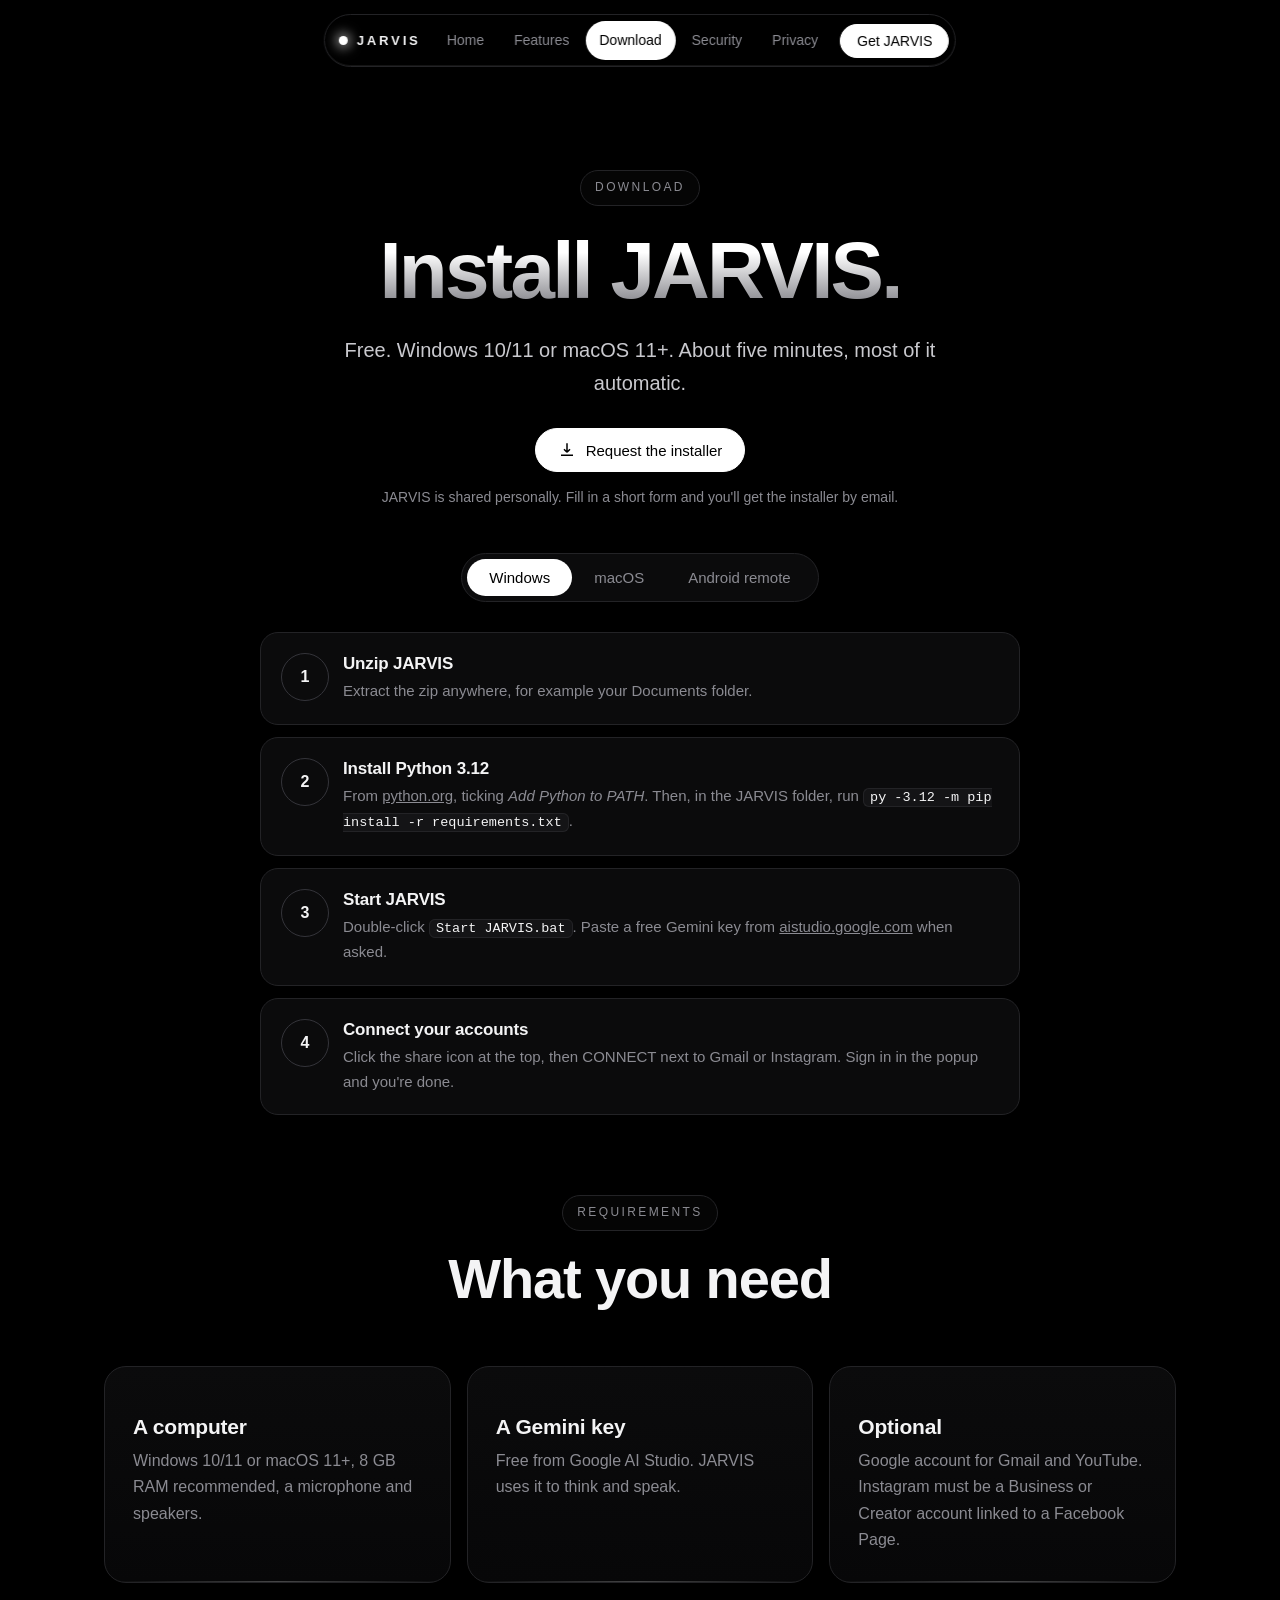
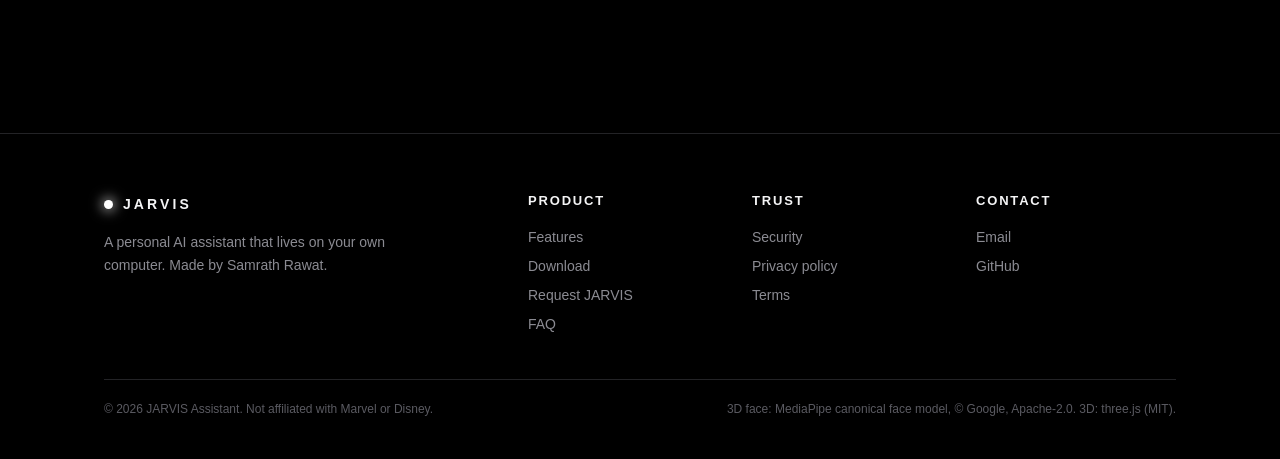
<file: download.html>
<!doctype html>
<html lang="en">
<head>
<meta charset="utf-8">
<meta name="viewport" content="width=device-width, initial-scale=1">
<title>Download — JARVIS</title>
<meta name="description" content="Install JARVIS on Windows or macOS in a few minutes, plus the Android phone remote.">
<meta property="og:title" content="Download — JARVIS">
<meta property="og:description" content="Install JARVIS on Windows or macOS in a few minutes, plus the Android phone remote.">
<meta property="og:image" content="assets/icon.png">
<meta name="theme-color" content="#000000">
<link rel="icon" type="image/png" href="assets/favicon.png">
<link rel="apple-touch-icon" href="assets/icon.png">
<link rel="stylesheet" href="assets/style.css">
<script type="importmap">{"imports": {"three": "https://cdn.jsdelivr.net/npm/three@0.160.0/build/three.module.js",
 "three/addons/": "https://cdn.jsdelivr.net/npm/three@0.160.0/examples/jsm/"}}</script>
<script src="assets/site.js" defer></script>
</head>
<body data-page="download">
<nav class="nav" aria-label="Main">
  <a class="brand" href="index.html"><span class="dot"></span>JARVIS</a>
  <button class="menu-btn" aria-label="Menu"><span></span><span></span></button>
  <div class="links">
    <a class="link" data-page="index" href="index.html">Home</a>
    <a class="link" data-page="features" href="features.html">Features</a>
    <a class="link" data-page="download" href="download.html">Download</a>
    <a class="link" data-page="security" href="security.html">Security</a>
    <a class="link" data-page="privacy" href="privacy.html">Privacy</a>
  </div>
  <a class="btn primary small cta" href="request.html">Get JARVIS</a>
</nav>

<section style="padding:170px 0 60px">
  <div class="wrap center">
    <div class="reveal">
      <span class="eyebrow">Download</span>
      <h1 style="font-size:clamp(40px,6.4vw,80px);margin:22px 0 16px"><span class="grad">Install JARVIS.</span></h1>
      <p class="lead">Free. Windows 10/11 or macOS 11+. About five minutes, most of it automatic.</p>
      <div class="actions" style="display:flex;gap:12px;justify-content:center;flex-wrap:wrap;margin-top:28px">
        <a class="btn primary" href="request.html">
          <svg viewBox="0 0 24 24" fill="none" stroke="currentColor" stroke-width="2"><path d="M12 3v12m0 0-4-4m4 4 4-4M4 19h16"/></svg>
          Request the installer</a>
      </div>
      <p class="muted" style="font-size:14px;margin-top:14px">JARVIS is shared personally. Fill in a short form and you'll get the installer by email.</p>
    </div>

    <div class="os-tabs reveal" role="tablist">
      <button class="on" data-panel="win">Windows</button>
      <button data-panel="mac">macOS</button>
      <button data-panel="android">Android remote</button>
    </div>

    <div class="panel" id="win">
      <div class="steps">
        <div class="s reveal"><div><h3>Unzip JARVIS</h3><p>Extract the zip anywhere, for example your Documents folder.</p></div></div>
        <div class="s reveal"><div><h3>Install Python 3.12</h3><p>From <a href="https://www.python.org/downloads/">python.org</a>, ticking <em>Add Python to PATH</em>. Then, in the JARVIS folder, run <code>py -3.12 -m pip install -r requirements.txt</code>.</p></div></div>
        <div class="s reveal"><div><h3>Start JARVIS</h3><p>Double-click <code>Start JARVIS.bat</code>. Paste a free Gemini key from <a href="https://aistudio.google.com/apikey">aistudio.google.com</a> when asked.</p></div></div>
        <div class="s reveal"><div><h3>Connect your accounts</h3><p>Click the share icon at the top, then CONNECT next to Gmail or Instagram. Sign in in the popup and you're done.</p></div></div>
      </div>
    </div>

    <div class="panel" id="mac" hidden>
      <div class="steps">
        <div class="s reveal"><div><h3>Unzip JARVIS</h3><p>Double-click the zip in Downloads.</p></div></div>
        <div class="s reveal"><div><h3>Run the installer</h3><p>Right-click <code>Install JARVIS (Mac).command</code> and choose <b>Open</b>, then <b>Open</b> again. macOS asks the first time because it isn't from the App Store.</p></div></div>
        <div class="s reveal"><div><h3>Wait a few minutes</h3><p>It installs Python and everything else in your user folder, with no admin password, and puts JARVIS in Applications.</p></div></div>
        <div class="s reveal"><div><h3>Allow access</h3><p>Allow the Microphone. For Autopilot: System Settings › Privacy &amp; Security › <b>Accessibility</b> and <b>Screen Recording</b> › turn on JARVIS.</p></div></div>
      </div>
    </div>

    <div class="panel" id="android" hidden>
      <div class="steps">
        <div class="s reveal"><div><h3>Install the APK</h3><p>Copy <code>JARVIS-Remote.apk</code> to your phone and open it. Allow "install unknown apps" for your file manager.</p></div></div>
        <div class="s reveal"><div><h3>Open Remote Control on the PC</h3><p>In JARVIS, press Remote Control. It shows a Home Wi-Fi address, an Anywhere address and a pairing code.</p></div></div>
        <div class="s reveal"><div><h3>Connect</h3><p>Type the Anywhere address in the app, trust the certificate once, and enter the 8-character code. Then tap the call button to talk.</p></div></div>
      </div>
    </div>
  </div>
</section>

<section style="padding-top:20px">
  <div class="wrap">
    <div class="section-head center reveal"><span class="eyebrow">Requirements</span><h2>What you need</h2></div>
    <div class="grid c3">
      <div class="card reveal"><h3>A computer</h3><p>Windows 10/11 or macOS 11+, 8 GB RAM recommended, a microphone and speakers.</p></div>
      <div class="card reveal"><h3>A Gemini key</h3><p>Free from Google AI Studio. JARVIS uses it to think and speak.</p></div>
      <div class="card reveal"><h3>Optional</h3><p>Google account for Gmail and YouTube. Instagram must be a Business or Creator account linked to a Facebook Page.</p></div>
    </div>
  </div>
</section>

<footer>
  <div class="wrap">
    <div class="cols">
      <div>
        <a class="brand" href="index.html" style="display:flex;gap:10px;align-items:center;color:var(--text);font-weight:600;letter-spacing:.22em">
          <span class="dot" style="width:9px;height:9px;border-radius:50%;background:#fff;box-shadow:0 0 12px 3px rgba(255,255,255,.5)"></span>JARVIS</a>
        <p style="max-width:320px;margin-top:12px">A personal AI assistant that lives on your own computer. Made by Samrath Rawat.</p>
      </div>
      <div><h4>Product</h4><a href="features.html">Features</a><a href="download.html">Download</a><a href="request.html">Request JARVIS</a><a href="index.html#faq">FAQ</a></div>
      <div><h4>Trust</h4><a href="security.html">Security</a><a href="privacy.html">Privacy policy</a><a href="terms.html">Terms</a></div>
      <div><h4>Contact</h4><a href="mailto:samrath.rawatt@gmail.com">Email</a><a href="https://github.com/Samrath777/jarvis-assistant">GitHub</a></div>
    </div>
    <div class="fine">
      <span>© <span data-year>2026</span> JARVIS Assistant. Not affiliated with Marvel or Disney.</span>
      <span>3D face: MediaPipe canonical face model, © Google, Apache-2.0. 3D: three.js (MIT).</span>
    </div>
  </div>
</footer>
</body>
</html>
</file>
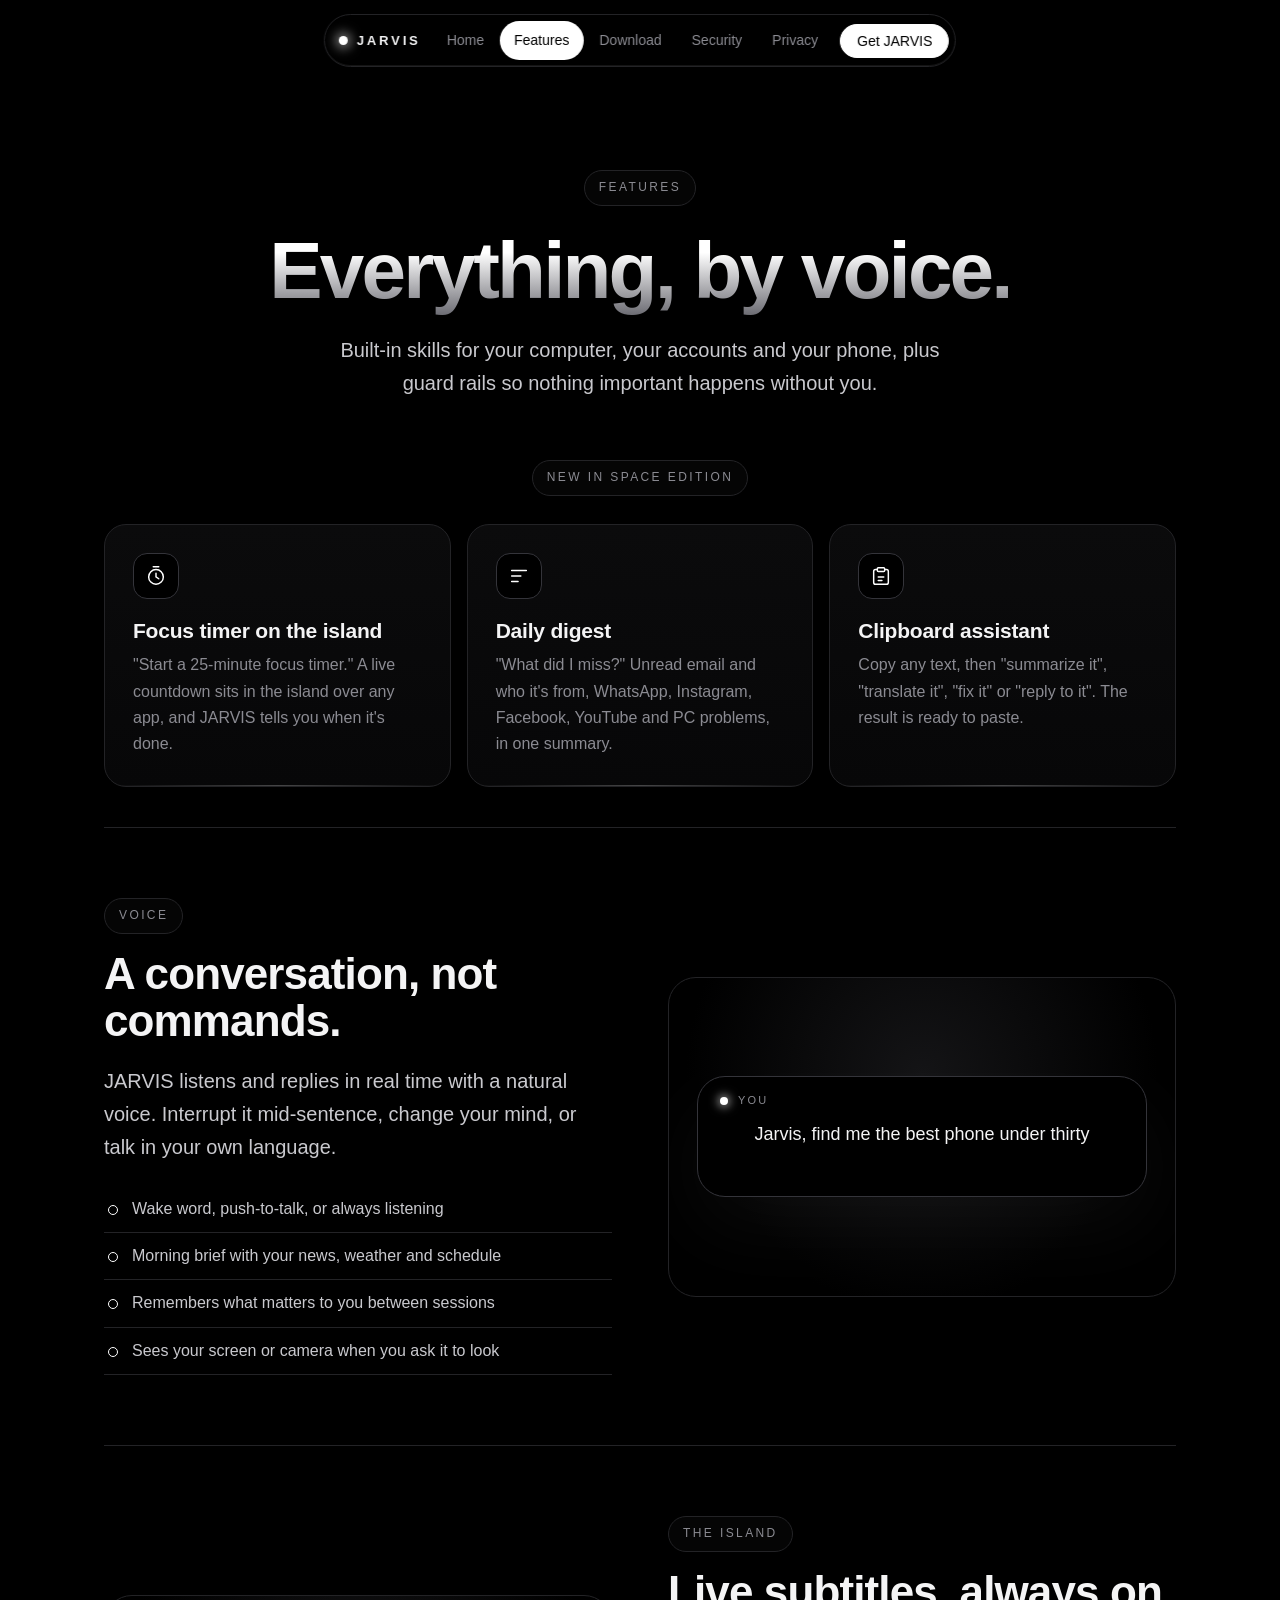
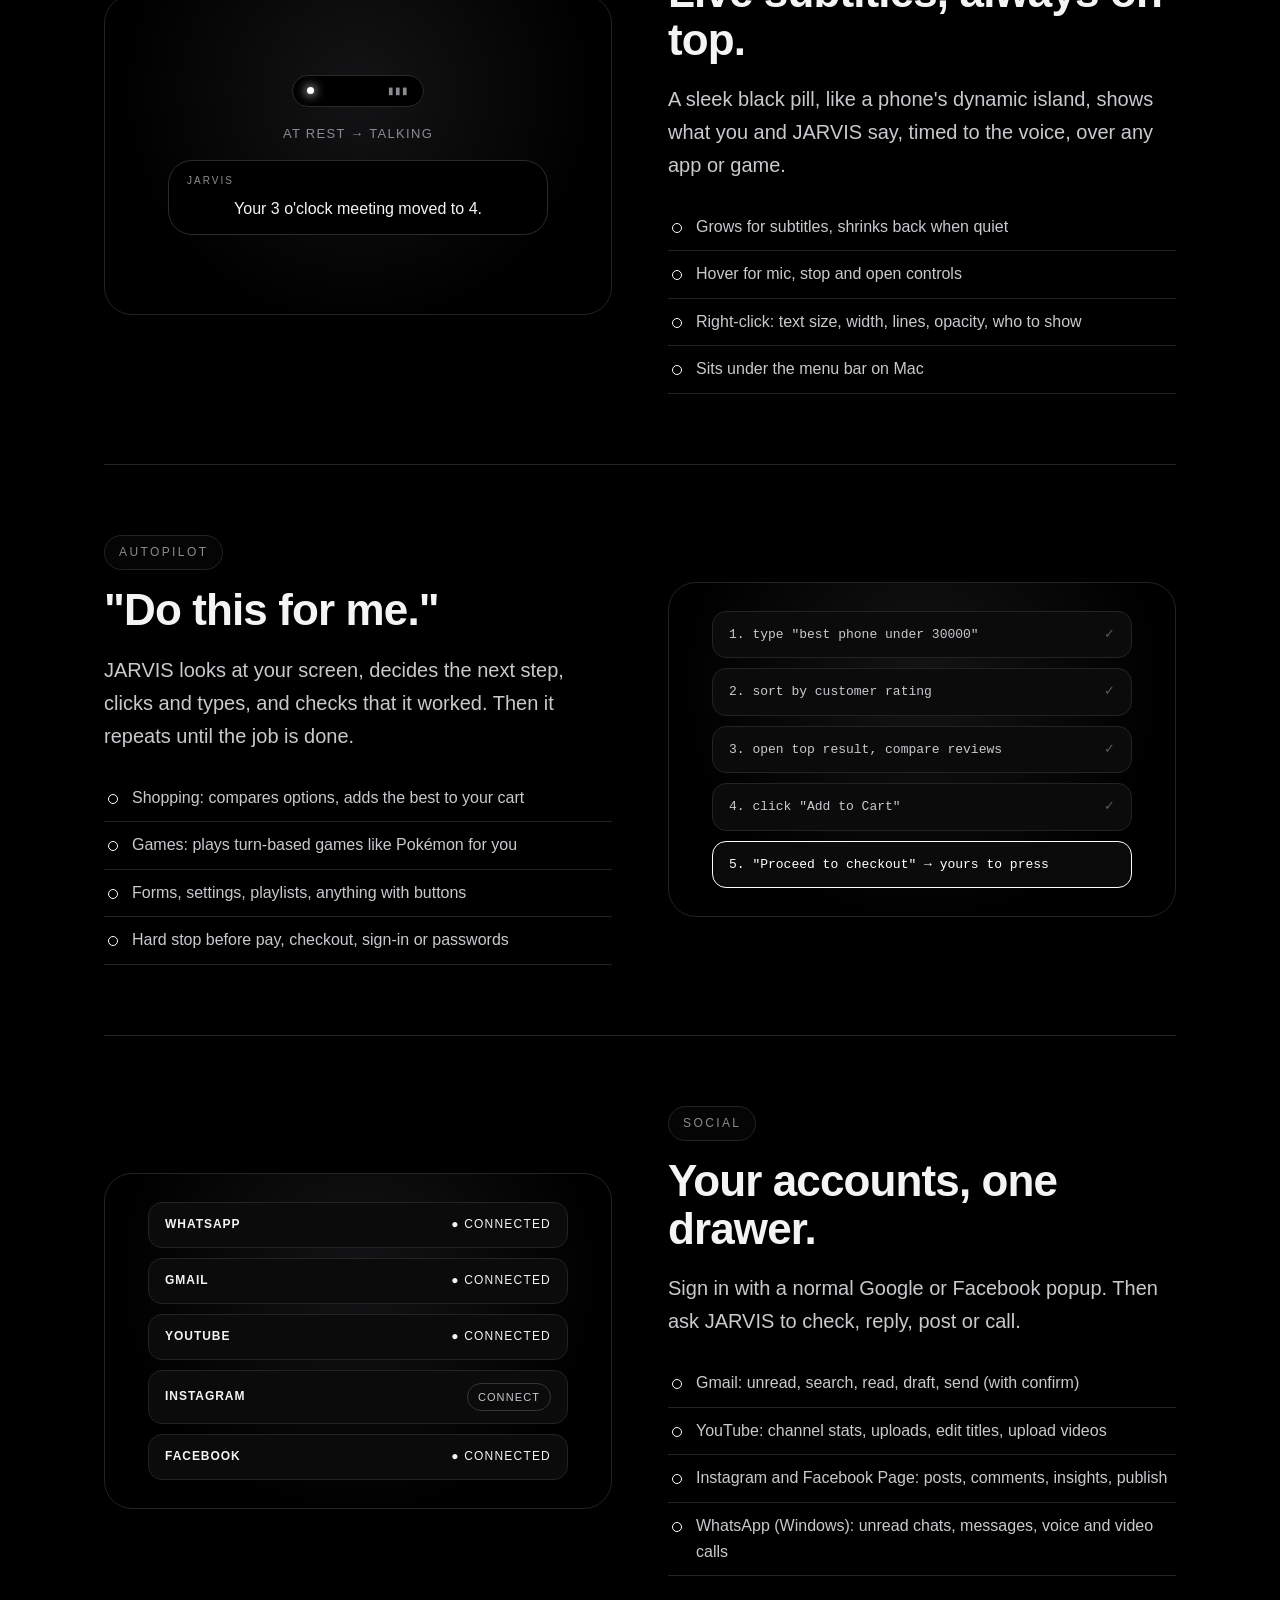
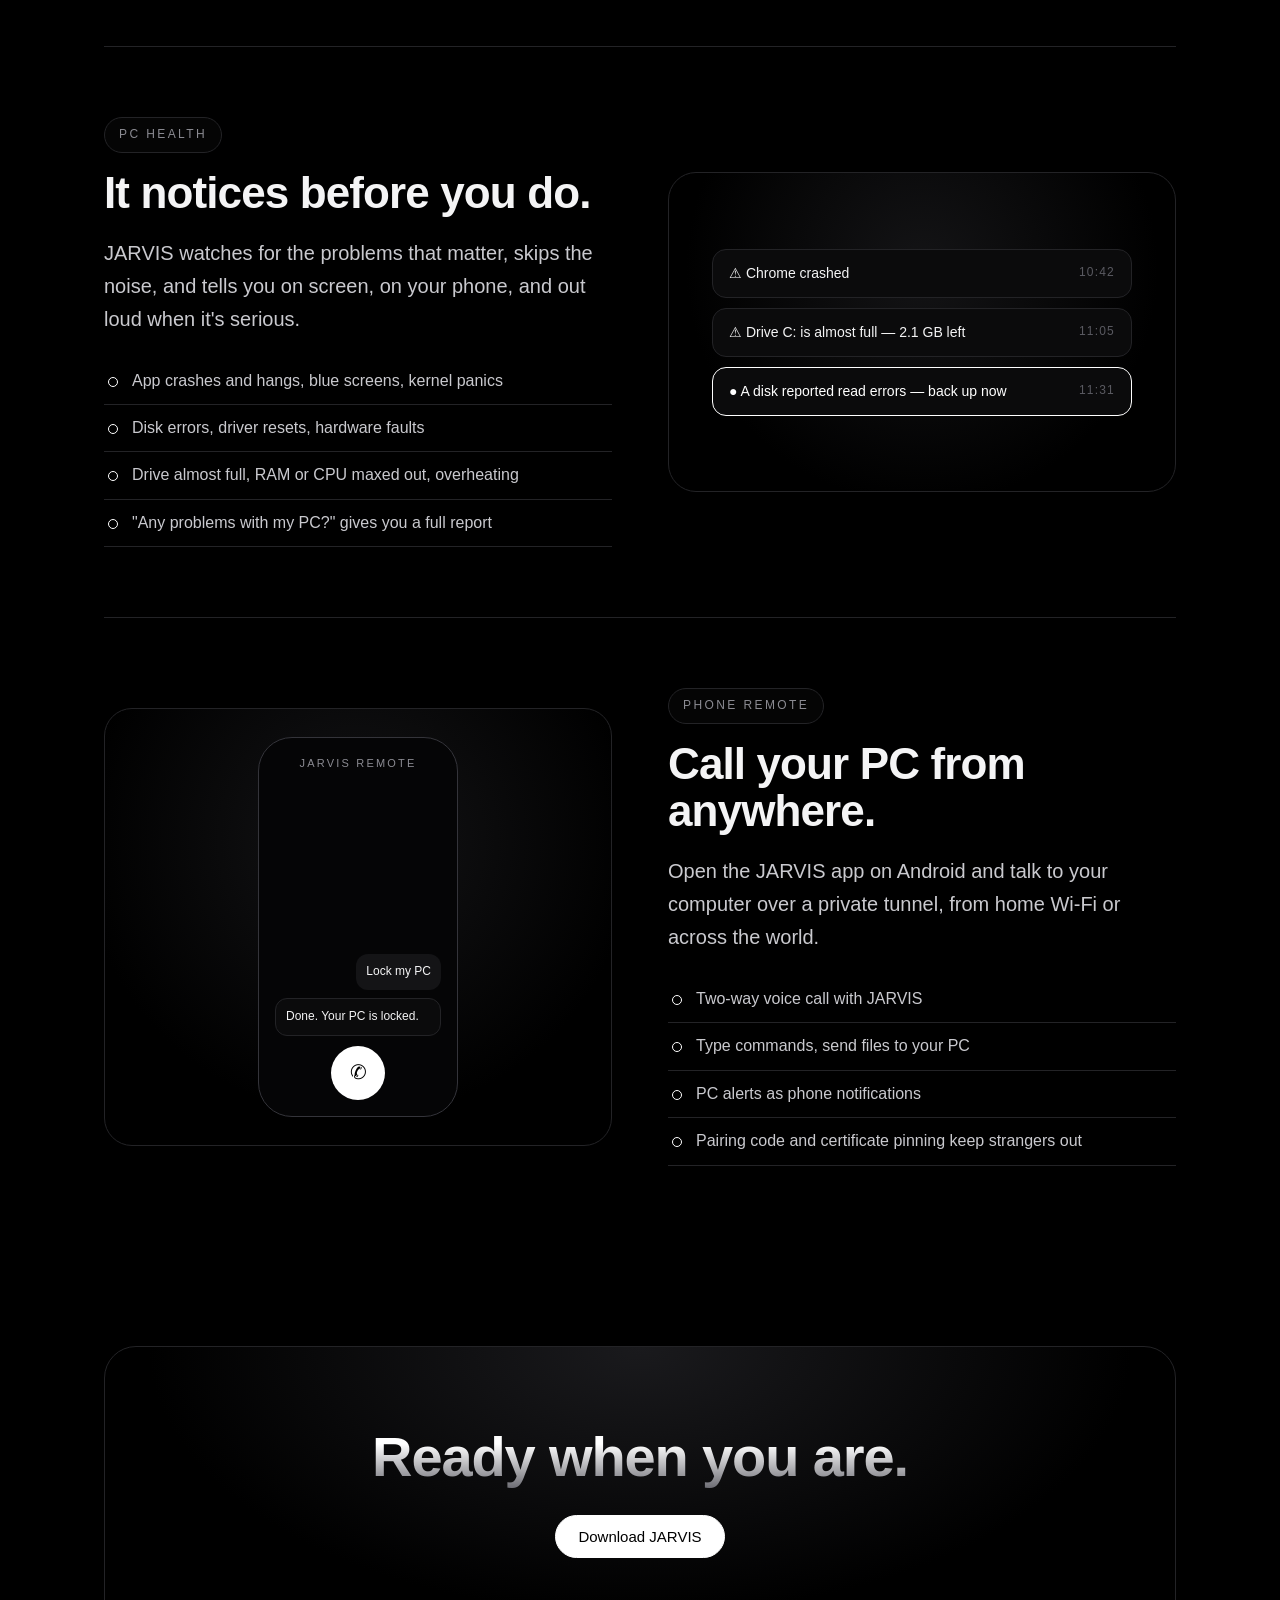
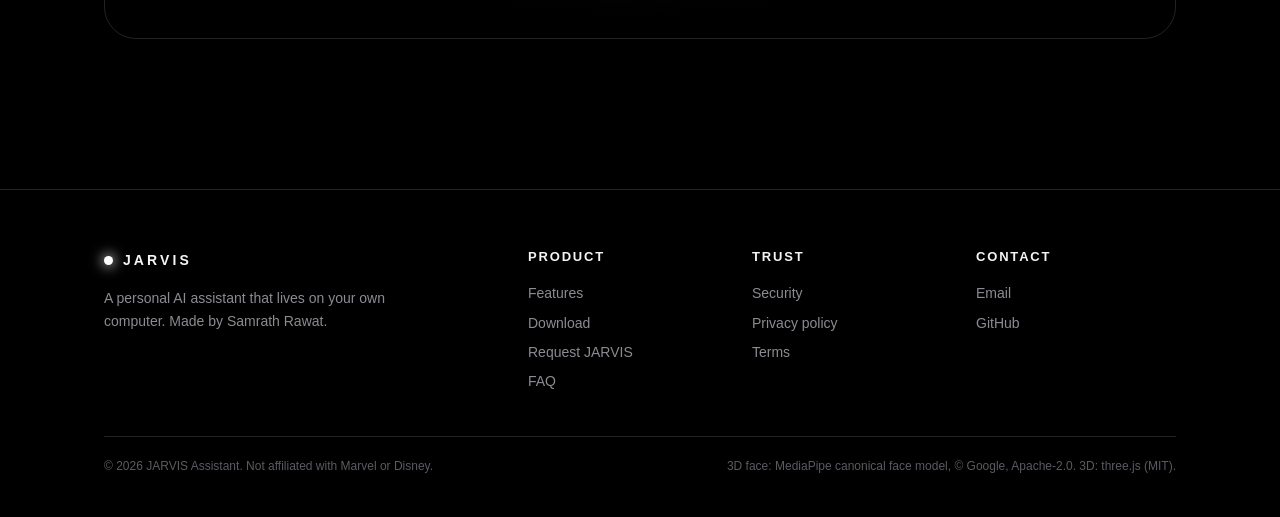
<file: features.html>
<!doctype html>
<html lang="en">
<head>
<meta charset="utf-8">
<meta name="viewport" content="width=device-width, initial-scale=1">
<title>Features — JARVIS</title>
<meta name="description" content="Everything JARVIS can do: real-time voice, live subtitles, autopilot for apps, websites and games, Gmail, YouTube, Instagram, Facebook and WhatsApp, PC health alerts, and a phone remote that works from anywhere.">
<meta property="og:title" content="Features — JARVIS">
<meta property="og:description" content="Everything JARVIS can do: real-time voice, live subtitles, autopilot for apps, websites and games, Gmail, YouTube, Instagram, Facebook and WhatsApp, PC health alerts, and a phone remote that works from anywhere.">
<meta property="og:image" content="assets/icon.png">
<meta name="theme-color" content="#000000">
<link rel="icon" type="image/png" href="assets/favicon.png">
<link rel="apple-touch-icon" href="assets/icon.png">
<link rel="stylesheet" href="assets/style.css">
<script type="importmap">{"imports": {"three": "https://cdn.jsdelivr.net/npm/three@0.160.0/build/three.module.js",
 "three/addons/": "https://cdn.jsdelivr.net/npm/three@0.160.0/examples/jsm/"}}</script>
<script src="assets/site.js" defer></script>
</head>
<body data-page="features">
<nav class="nav" aria-label="Main">
  <a class="brand" href="index.html"><span class="dot"></span>JARVIS</a>
  <button class="menu-btn" aria-label="Menu"><span></span><span></span></button>
  <div class="links">
    <a class="link" data-page="index" href="index.html">Home</a>
    <a class="link" data-page="features" href="features.html">Features</a>
    <a class="link" data-page="download" href="download.html">Download</a>
    <a class="link" data-page="security" href="security.html">Security</a>
    <a class="link" data-page="privacy" href="privacy.html">Privacy</a>
  </div>
  <a class="btn primary small cta" href="request.html">Get JARVIS</a>
</nav>

<section style="padding:170px 0 40px">
  <div class="wrap center reveal">
    <span class="eyebrow">Features</span>
    <h1 style="font-size:clamp(40px,6.4vw,80px);margin:22px 0 16px"><span class="grad">Everything, by voice.</span></h1>
    <p class="lead">Built-in skills for your computer, your accounts and your phone, plus guard rails so nothing important happens without you.</p>
  </div>
</section>

<div class="wrap">

  <div class="section-head center reveal" style="margin-bottom:28px">
    <span class="eyebrow">New in Space Edition</span>
  </div>
  <div class="grid c3" style="margin-bottom:40px">
    <div class="card reveal"><div class="icon"><svg viewBox="0 0 24 24"><circle cx="12" cy="13" r="8"/><path d="M12 9v4l3 2M9 2h6"/></svg></div>
      <h3>Focus timer on the island</h3><p>"Start a 25-minute focus timer." A live countdown sits in the island over any app, and JARVIS tells you when it's done.</p></div>
    <div class="card reveal"><div class="icon"><svg viewBox="0 0 24 24"><path d="M4 6h16M4 12h10M4 18h7"/></svg></div>
      <h3>Daily digest</h3><p>"What did I miss?" Unread email and who it's from, WhatsApp, Instagram, Facebook, YouTube and PC problems, in one summary.</p></div>
    <div class="card reveal"><div class="icon"><svg viewBox="0 0 24 24"><rect x="8" y="3" width="8" height="4" rx="1"/><path d="M8 5H6a2 2 0 0 0-2 2v12a2 2 0 0 0 2 2h12a2 2 0 0 0 2-2V7a2 2 0 0 0-2-2h-2"/><path d="M9 13h6M9 17h4"/></svg></div>
      <h3>Clipboard assistant</h3><p>Copy any text, then "summarize it", "translate it", "fix it" or "reply to it". The result is ready to paste.</p></div>
  </div>

  <div class="feature reveal">
    <div>
      <span class="eyebrow">Voice</span>
      <h2>A conversation, not commands.</h2>
      <p class="lead">JARVIS listens and replies in real time with a natural voice. Interrupt it mid-sentence, change your mind, or talk in your own language.</p>
      <ul>
        <li>Wake word, push-to-talk, or always listening</li>
        <li>Morning brief with your news, weather and schedule</li>
        <li>Remembers what matters to you between sessions</li>
        <li>Sees your screen or camera when you ask it to look</li>
      </ul>
    </div>
    <div class="visual"><div class="island-demo" style="width:100%"><div class="top"><span class="who"><span class="light"></span><span data-who>YOU</span></span><span class="bars"><i></i><i></i><i></i><i></i><i></i></span></div><div class="caption"></div></div></div>
  </div>

  <div class="feature reveal">
    <div>
      <span class="eyebrow">The island</span>
      <h2>Live subtitles, always on top.</h2>
      <p class="lead">A sleek black pill, like a phone's dynamic island, shows what you and JARVIS say, timed to the voice, over any app or game.</p>
      <ul>
        <li>Grows for subtitles, shrinks back when quiet</li>
        <li>Hover for mic, stop and open controls</li>
        <li>Right-click: text size, width, lines, opacity, who to show</li>
        <li>Sits under the menu bar on Mac</li>
      </ul>
    </div>
    <div class="visual">
      <div style="display:grid;gap:16px;justify-items:center;width:100%">
        <div style="width:132px;height:32px;border-radius:999px;background:#000;border:1px solid #2a2a2d;display:flex;align-items:center;justify-content:space-between;padding:0 14px">
          <span style="width:7px;height:7px;border-radius:50%;background:#fff;box-shadow:0 0 10px 2px rgba(255,255,255,.6)"></span>
          <span style="font-size:10px;color:#8b8b92;letter-spacing:.1em">▮▮▮</span></div>
        <div class="muted" style="font-size:13px;letter-spacing:.1em">AT REST → TALKING</div>
        <div style="width:100%;max-width:380px;border-radius:24px;background:#000;border:1px solid #2a2a2d;padding:12px 18px;text-align:center">
          <div style="font-size:10px;letter-spacing:.2em;color:#8b8b92;text-align:left">JARVIS</div>
          <div style="margin-top:6px">Your 3 o'clock meeting moved to 4.</div></div>
      </div>
    </div>
  </div>

  <div class="feature reveal">
    <div>
      <span class="eyebrow">Autopilot</span>
      <h2>"Do this for me."</h2>
      <p class="lead">JARVIS looks at your screen, decides the next step, clicks and types, and checks that it worked. Then it repeats until the job is done.</p>
      <ul>
        <li>Shopping: compares options, adds the best to your cart</li>
        <li>Games: plays turn-based games like Pokémon for you</li>
        <li>Forms, settings, playlists, anything with buttons</li>
        <li>Hard stop before pay, checkout, sign-in or passwords</li>
      </ul>
    </div>
    <div class="visual">
      <div class="mock">
        <div class="row step">1. type "best phone under 30000" <em>✓</em></div>
        <div class="row step">2. sort by customer rating <em>✓</em></div>
        <div class="row step">3. open top result, compare reviews <em>✓</em></div>
        <div class="row step">4. click "Add to Cart" <em>✓</em></div>
        <div class="row step stop">5. "Proceed to checkout" → yours to press</div>
      </div>
    </div>
  </div>

  <div class="feature reveal">
    <div>
      <span class="eyebrow">Social</span>
      <h2>Your accounts, one drawer.</h2>
      <p class="lead">Sign in with a normal Google or Facebook popup. Then ask JARVIS to check, reply, post or call.</p>
      <ul>
        <li>Gmail: unread, search, read, draft, send (with confirm)</li>
        <li>YouTube: channel stats, uploads, edit titles, upload videos</li>
        <li>Instagram and Facebook Page: posts, comments, insights, publish</li>
        <li>WhatsApp (Windows): unread chats, messages, voice and video calls</li>
      </ul>
    </div>
    <div class="visual">
      <div class="mock">
        <div class="row"><b>WHATSAPP</b><span class="ok">● CONNECTED</span></div>
        <div class="row"><b>GMAIL</b><span class="ok">● CONNECTED</span></div>
        <div class="row"><b>YOUTUBE</b><span class="ok">● CONNECTED</span></div>
        <div class="row"><b>INSTAGRAM</b><span class="chip">CONNECT</span></div>
        <div class="row"><b>FACEBOOK</b><span class="ok">● CONNECTED</span></div>
      </div>
    </div>
  </div>

  <div class="feature reveal">
    <div>
      <span class="eyebrow">PC health</span>
      <h2>It notices before you do.</h2>
      <p class="lead">JARVIS watches for the problems that matter, skips the noise, and tells you on screen, on your phone, and out loud when it's serious.</p>
      <ul>
        <li>App crashes and hangs, blue screens, kernel panics</li>
        <li>Disk errors, driver resets, hardware faults</li>
        <li>Drive almost full, RAM or CPU maxed out, overheating</li>
        <li>"Any problems with my PC?" gives you a full report</li>
      </ul>
    </div>
    <div class="visual">
      <div class="mock">
        <div class="row"><span>⚠ Chrome crashed</span><span class="no">10:42</span></div>
        <div class="row"><span>⚠ Drive C: is almost full — 2.1 GB left</span><span class="no">11:05</span></div>
        <div class="row stop"><span>● A disk reported read errors — back up now</span><span class="no">11:31</span></div>
      </div>
    </div>
  </div>

  <div class="feature reveal">
    <div>
      <span class="eyebrow">Phone remote</span>
      <h2>Call your PC from anywhere.</h2>
      <p class="lead">Open the JARVIS app on Android and talk to your computer over a private tunnel, from home Wi-Fi or across the world.</p>
      <ul>
        <li>Two-way voice call with JARVIS</li>
        <li>Type commands, send files to your PC</li>
        <li>PC alerts as phone notifications</li>
        <li>Pairing code and certificate pinning keep strangers out</li>
      </ul>
    </div>
    <div class="visual">
      <div style="width:200px;height:380px;border-radius:34px;border:1px solid #34343a;background:#050506;padding:16px;display:grid;grid-template-rows:auto 1fr auto;gap:10px">
        <div style="font-size:11px;letter-spacing:.2em;color:#8b8b92;text-align:center">JARVIS REMOTE</div>
        <div style="display:grid;gap:8px;align-content:end;font-size:12px">
          <div style="background:#141416;border-radius:12px;padding:8px 10px;justify-self:end">Lock my PC</div>
          <div style="background:#0b0b0c;border:1px solid #232326;border-radius:12px;padding:8px 10px">Done. Your PC is locked.</div>
        </div>
        <div style="display:flex;justify-content:center"><div style="width:54px;height:54px;border-radius:50%;background:#fff;color:#000;display:grid;place-items:center;font-size:20px">✆</div></div>
      </div>
    </div>
  </div>

</div>

<section>
  <div class="wrap">
    <div class="band reveal">
      <h2><span class="grad">Ready when you are.</span></h2>
      <div class="actions"><a class="btn primary" href="download.html">Download JARVIS</a></div>
    </div>
  </div>
</section>

<footer>
  <div class="wrap">
    <div class="cols">
      <div>
        <a class="brand" href="index.html" style="display:flex;gap:10px;align-items:center;color:var(--text);font-weight:600;letter-spacing:.22em">
          <span class="dot" style="width:9px;height:9px;border-radius:50%;background:#fff;box-shadow:0 0 12px 3px rgba(255,255,255,.5)"></span>JARVIS</a>
        <p style="max-width:320px;margin-top:12px">A personal AI assistant that lives on your own computer. Made by Samrath Rawat.</p>
      </div>
      <div><h4>Product</h4><a href="features.html">Features</a><a href="download.html">Download</a><a href="request.html">Request JARVIS</a><a href="index.html#faq">FAQ</a></div>
      <div><h4>Trust</h4><a href="security.html">Security</a><a href="privacy.html">Privacy policy</a><a href="terms.html">Terms</a></div>
      <div><h4>Contact</h4><a href="mailto:samrath.rawatt@gmail.com">Email</a><a href="https://github.com/Samrath777/jarvis-assistant">GitHub</a></div>
    </div>
    <div class="fine">
      <span>© <span data-year>2026</span> JARVIS Assistant. Not affiliated with Marvel or Disney.</span>
      <span>3D face: MediaPipe canonical face model, © Google, Apache-2.0. 3D: three.js (MIT).</span>
    </div>
  </div>
</footer>
</body>
</html>
</file>
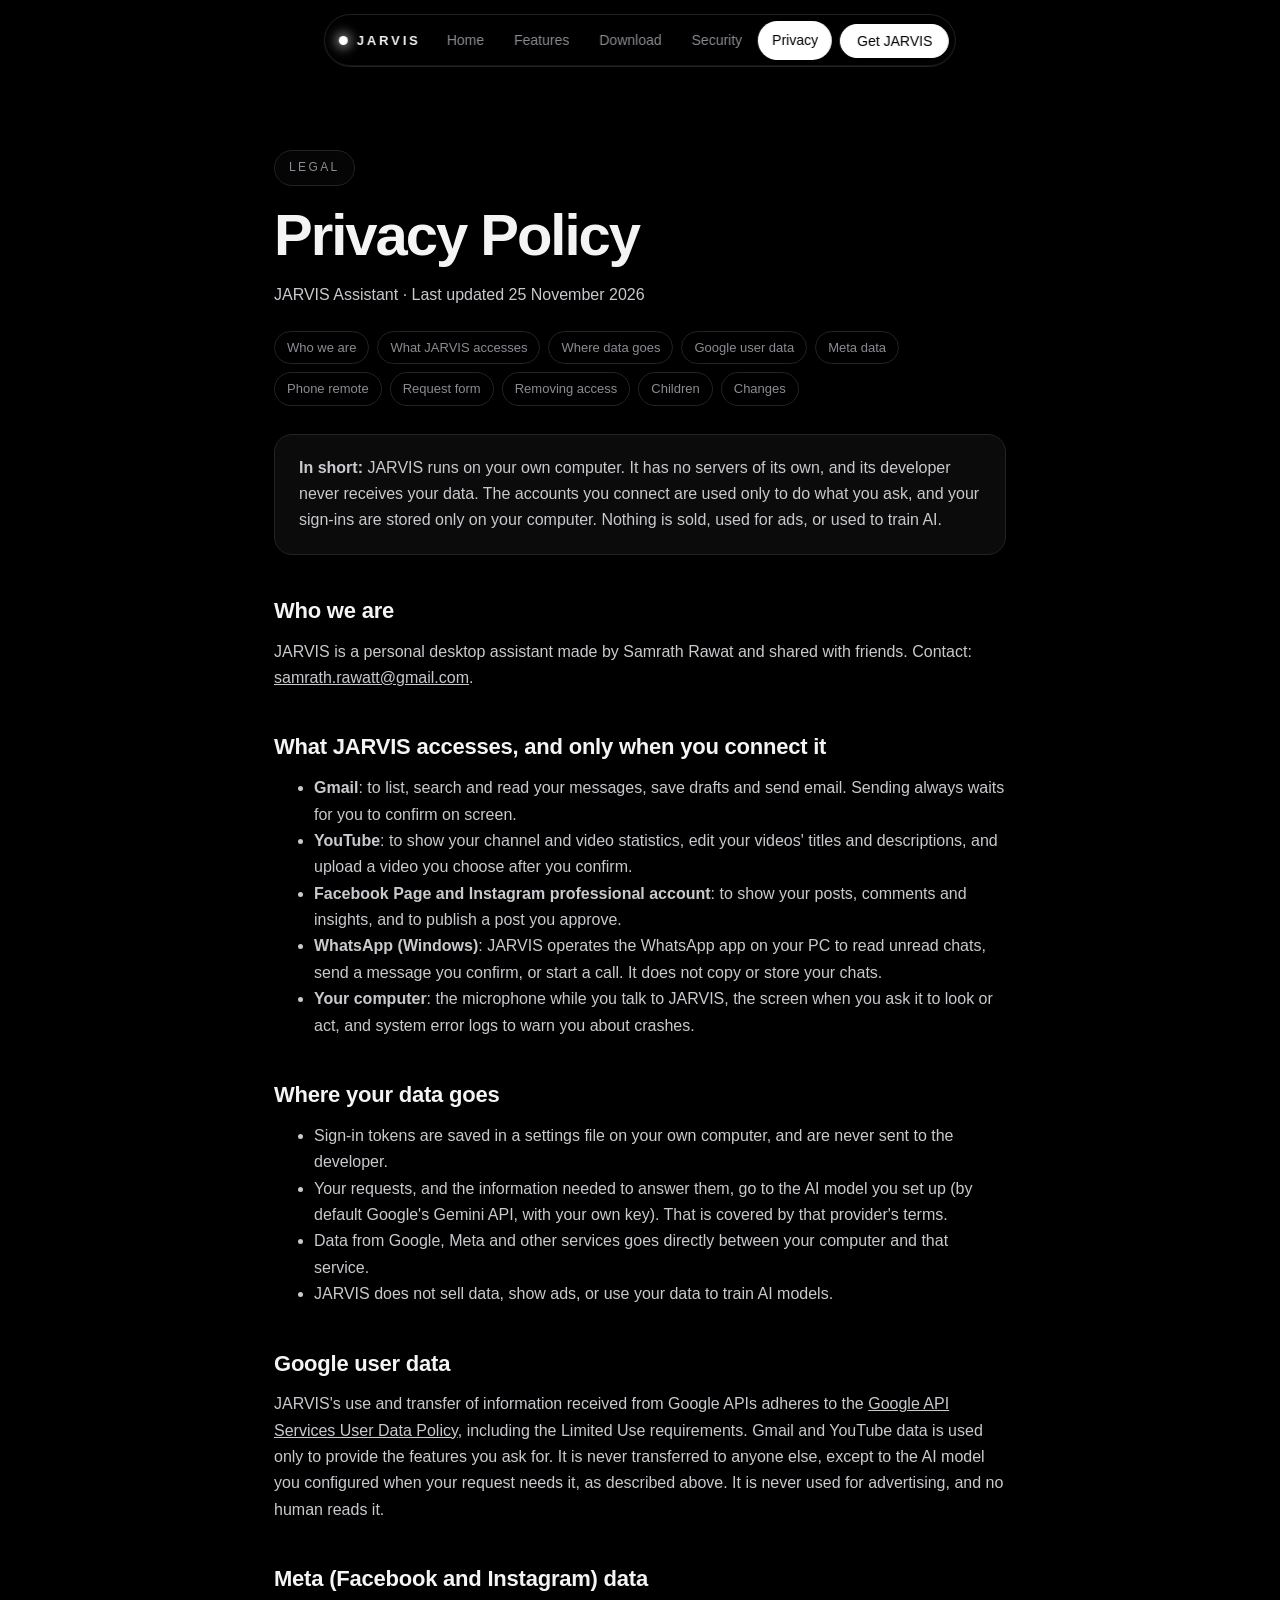
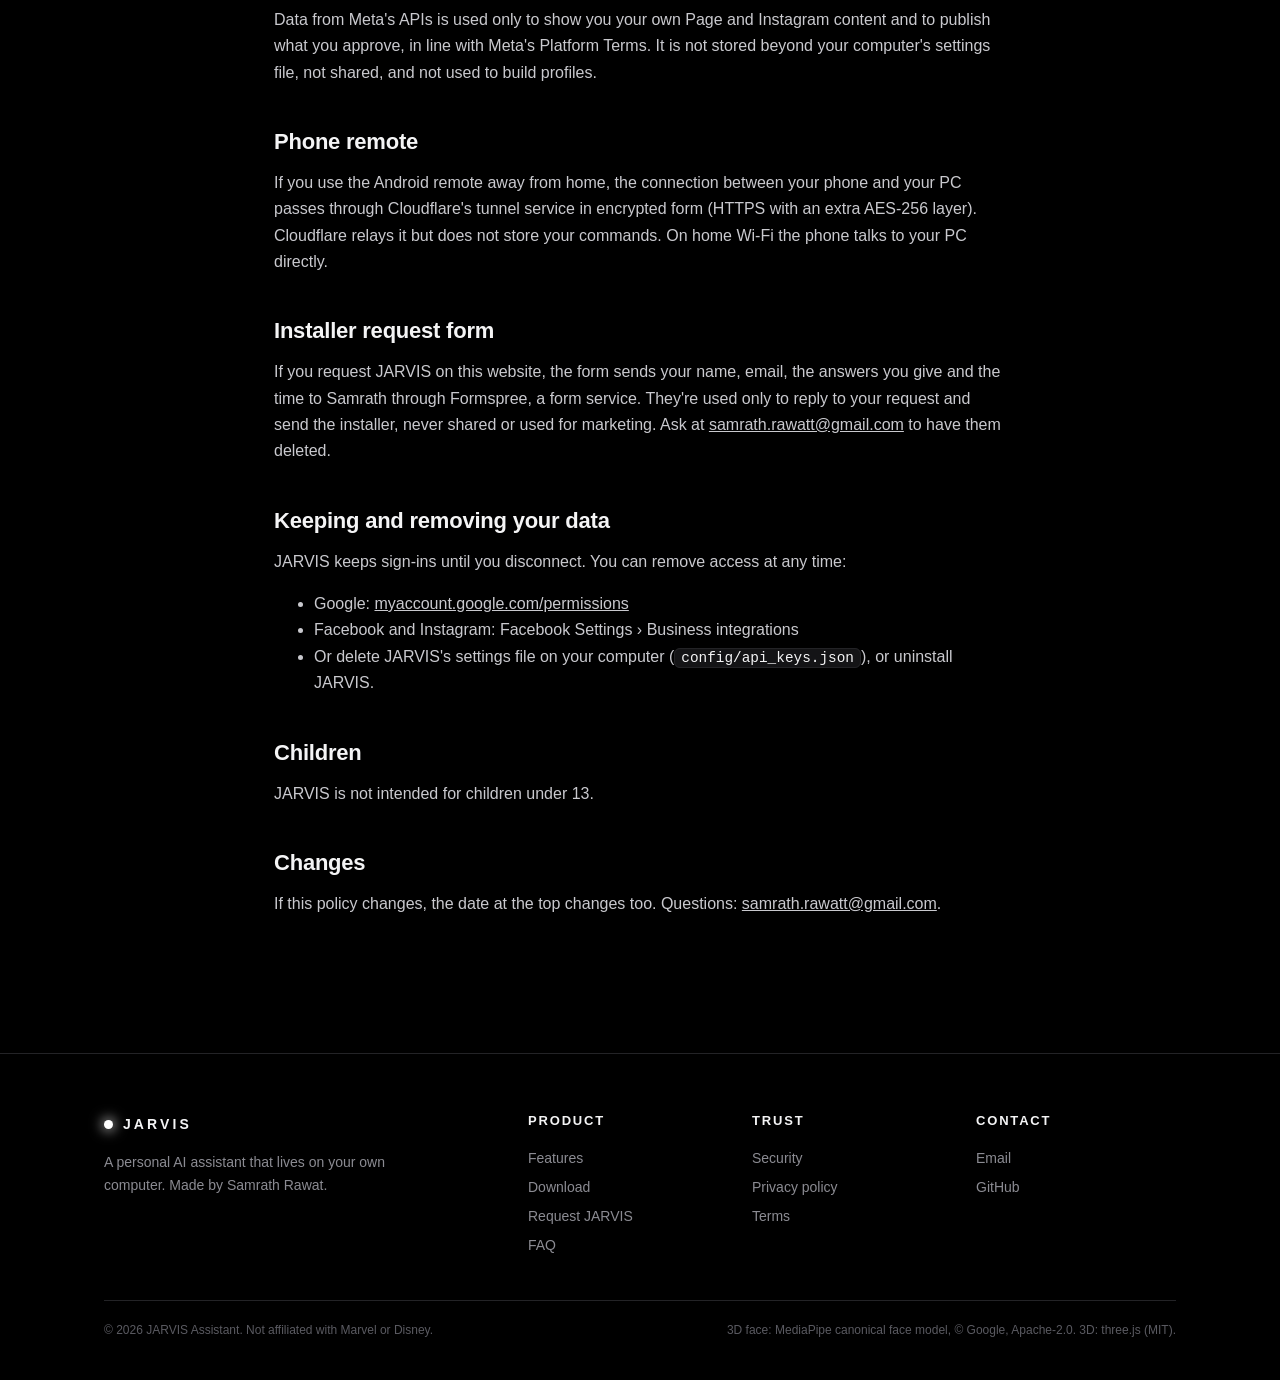
<file: privacy.html>
<!doctype html>
<html lang="en">
<head>
<meta charset="utf-8">
<meta name="viewport" content="width=device-width, initial-scale=1">
<title>Privacy Policy — JARVIS</title>
<meta name="description" content="What JARVIS accesses, where your data goes, and how to remove access. JARVIS has no servers and keeps your sign-ins on your own computer.">
<meta property="og:title" content="Privacy Policy — JARVIS">
<meta property="og:description" content="What JARVIS accesses, where your data goes, and how to remove access. JARVIS has no servers and keeps your sign-ins on your own computer.">
<meta property="og:image" content="assets/icon.png">
<meta name="theme-color" content="#000000">
<link rel="icon" type="image/png" href="assets/favicon.png">
<link rel="apple-touch-icon" href="assets/icon.png">
<link rel="stylesheet" href="assets/style.css">
<script type="importmap">{"imports": {"three": "https://cdn.jsdelivr.net/npm/three@0.160.0/build/three.module.js",
 "three/addons/": "https://cdn.jsdelivr.net/npm/three@0.160.0/examples/jsm/"}}</script>
<script src="assets/site.js" defer></script>
</head>
<body data-page="privacy">
<nav class="nav" aria-label="Main">
  <a class="brand" href="index.html"><span class="dot"></span>JARVIS</a>
  <button class="menu-btn" aria-label="Menu"><span></span><span></span></button>
  <div class="links">
    <a class="link" data-page="index" href="index.html">Home</a>
    <a class="link" data-page="features" href="features.html">Features</a>
    <a class="link" data-page="download" href="download.html">Download</a>
    <a class="link" data-page="security" href="security.html">Security</a>
    <a class="link" data-page="privacy" href="privacy.html">Privacy</a>
  </div>
  <a class="btn primary small cta" href="request.html">Get JARVIS</a>
</nav>

<main class="doc">
  <span class="eyebrow">Legal</span>
  <h1>Privacy Policy</h1>
  <p class="muted">JARVIS Assistant · Last updated 25 November 2026</p>
  <div class="toc">
    <a href="#who">Who we are</a><a href="#access">What JARVIS accesses</a><a href="#where">Where data goes</a>
    <a href="#google">Google user data</a><a href="#meta">Meta data</a><a href="#remote">Phone remote</a><a href="#form">Request form</a>
    <a href="#delete">Removing access</a><a href="#children">Children</a><a href="#changes">Changes</a>
  </div>

  <div class="summary">
    <p style="margin:0"><strong>In short:</strong> JARVIS runs on your own computer. It has no servers of its own, and its
      developer never receives your data. The accounts you connect are used only to do what you ask, and your sign-ins
      are stored only on your computer. Nothing is sold, used for ads, or used to train AI.</p>
  </div>

  <h2 id="who">Who we are</h2>
  <p>JARVIS is a personal desktop assistant made by Samrath Rawat and shared with friends.
     Contact: <a href="mailto:samrath.rawatt@gmail.com">samrath.rawatt@gmail.com</a>.</p>

  <h2 id="access">What JARVIS accesses, and only when you connect it</h2>
  <ul>
    <li><strong>Gmail</strong>: to list, search and read your messages, save drafts and send email. Sending always
        waits for you to confirm on screen.</li>
    <li><strong>YouTube</strong>: to show your channel and video statistics, edit your videos' titles and
        descriptions, and upload a video you choose after you confirm.</li>
    <li><strong>Facebook Page and Instagram professional account</strong>: to show your posts, comments and insights,
        and to publish a post you approve.</li>
    <li><strong>WhatsApp (Windows)</strong>: JARVIS operates the WhatsApp app on your PC to read unread chats, send a
        message you confirm, or start a call. It does not copy or store your chats.</li>
    <li><strong>Your computer</strong>: the microphone while you talk to JARVIS, the screen when you ask it to look or
        act, and system error logs to warn you about crashes.</li>
  </ul>

  <h2 id="where">Where your data goes</h2>
  <ul>
    <li>Sign-in tokens are saved in a settings file on your own computer, and are never sent to the developer.</li>
    <li>Your requests, and the information needed to answer them, go to the AI model you set up (by default Google's
        Gemini API, with your own key). That is covered by that provider's terms.</li>
    <li>Data from Google, Meta and other services goes directly between your computer and that service.</li>
    <li>JARVIS does not sell data, show ads, or use your data to train AI models.</li>
  </ul>

  <h2 id="google">Google user data</h2>
  <p>JARVIS's use and transfer of information received from Google APIs adheres to the
     <a href="https://developers.google.com/terms/api-services-user-data-policy">Google API Services User Data Policy</a>,
     including the Limited Use requirements. Gmail and YouTube data is used only to provide the features you ask for.
     It is never transferred to anyone else, except to the AI model you configured when your request needs it, as
     described above. It is never used for advertising, and no human reads it.</p>

  <h2 id="meta">Meta (Facebook and Instagram) data</h2>
  <p>Data from Meta's APIs is used only to show you your own Page and Instagram content and to publish what you
     approve, in line with Meta's Platform Terms. It is not stored beyond your computer's settings file, not shared, and
     not used to build profiles.</p>

  <h2 id="remote">Phone remote</h2>
  <p>If you use the Android remote away from home, the connection between your phone and your PC passes through
     Cloudflare's tunnel service in encrypted form (HTTPS with an extra AES-256 layer). Cloudflare relays it but does
     not store your commands. On home Wi-Fi the phone talks to your PC directly.</p>

  <h2 id="form">Installer request form</h2>
  <p>If you request JARVIS on this website, the form sends your name, email, the answers you give and the time to
     Samrath through Formspree, a form service. They're used only to reply to your request and send the installer,
     never shared or used for marketing. Ask at <a href="mailto:samrath.rawatt@gmail.com">samrath.rawatt@gmail.com</a>
     to have them deleted.</p>

  <h2 id="delete">Keeping and removing your data</h2>
  <p>JARVIS keeps sign-ins until you disconnect. You can remove access at any time:</p>
  <ul>
    <li>Google: <a href="https://myaccount.google.com/permissions">myaccount.google.com/permissions</a></li>
    <li>Facebook and Instagram: Facebook Settings › Business integrations</li>
    <li>Or delete JARVIS's settings file on your computer (<code>config/api_keys.json</code>), or uninstall JARVIS.</li>
  </ul>

  <h2 id="children">Children</h2>
  <p>JARVIS is not intended for children under 13.</p>

  <h2 id="changes">Changes</h2>
  <p>If this policy changes, the date at the top changes too. Questions:
     <a href="mailto:samrath.rawatt@gmail.com">samrath.rawatt@gmail.com</a>.</p>
</main>

<footer>
  <div class="wrap">
    <div class="cols">
      <div>
        <a class="brand" href="index.html" style="display:flex;gap:10px;align-items:center;color:var(--text);font-weight:600;letter-spacing:.22em">
          <span class="dot" style="width:9px;height:9px;border-radius:50%;background:#fff;box-shadow:0 0 12px 3px rgba(255,255,255,.5)"></span>JARVIS</a>
        <p style="max-width:320px;margin-top:12px">A personal AI assistant that lives on your own computer. Made by Samrath Rawat.</p>
      </div>
      <div><h4>Product</h4><a href="features.html">Features</a><a href="download.html">Download</a><a href="request.html">Request JARVIS</a><a href="index.html#faq">FAQ</a></div>
      <div><h4>Trust</h4><a href="security.html">Security</a><a href="privacy.html">Privacy policy</a><a href="terms.html">Terms</a></div>
      <div><h4>Contact</h4><a href="mailto:samrath.rawatt@gmail.com">Email</a><a href="https://github.com/Samrath777/jarvis-assistant">GitHub</a></div>
    </div>
    <div class="fine">
      <span>© <span data-year>2026</span> JARVIS Assistant. Not affiliated with Marvel or Disney.</span>
      <span>3D face: MediaPipe canonical face model, © Google, Apache-2.0. 3D: three.js (MIT).</span>
    </div>
  </div>
</footer>
</body>
</html>
</file>
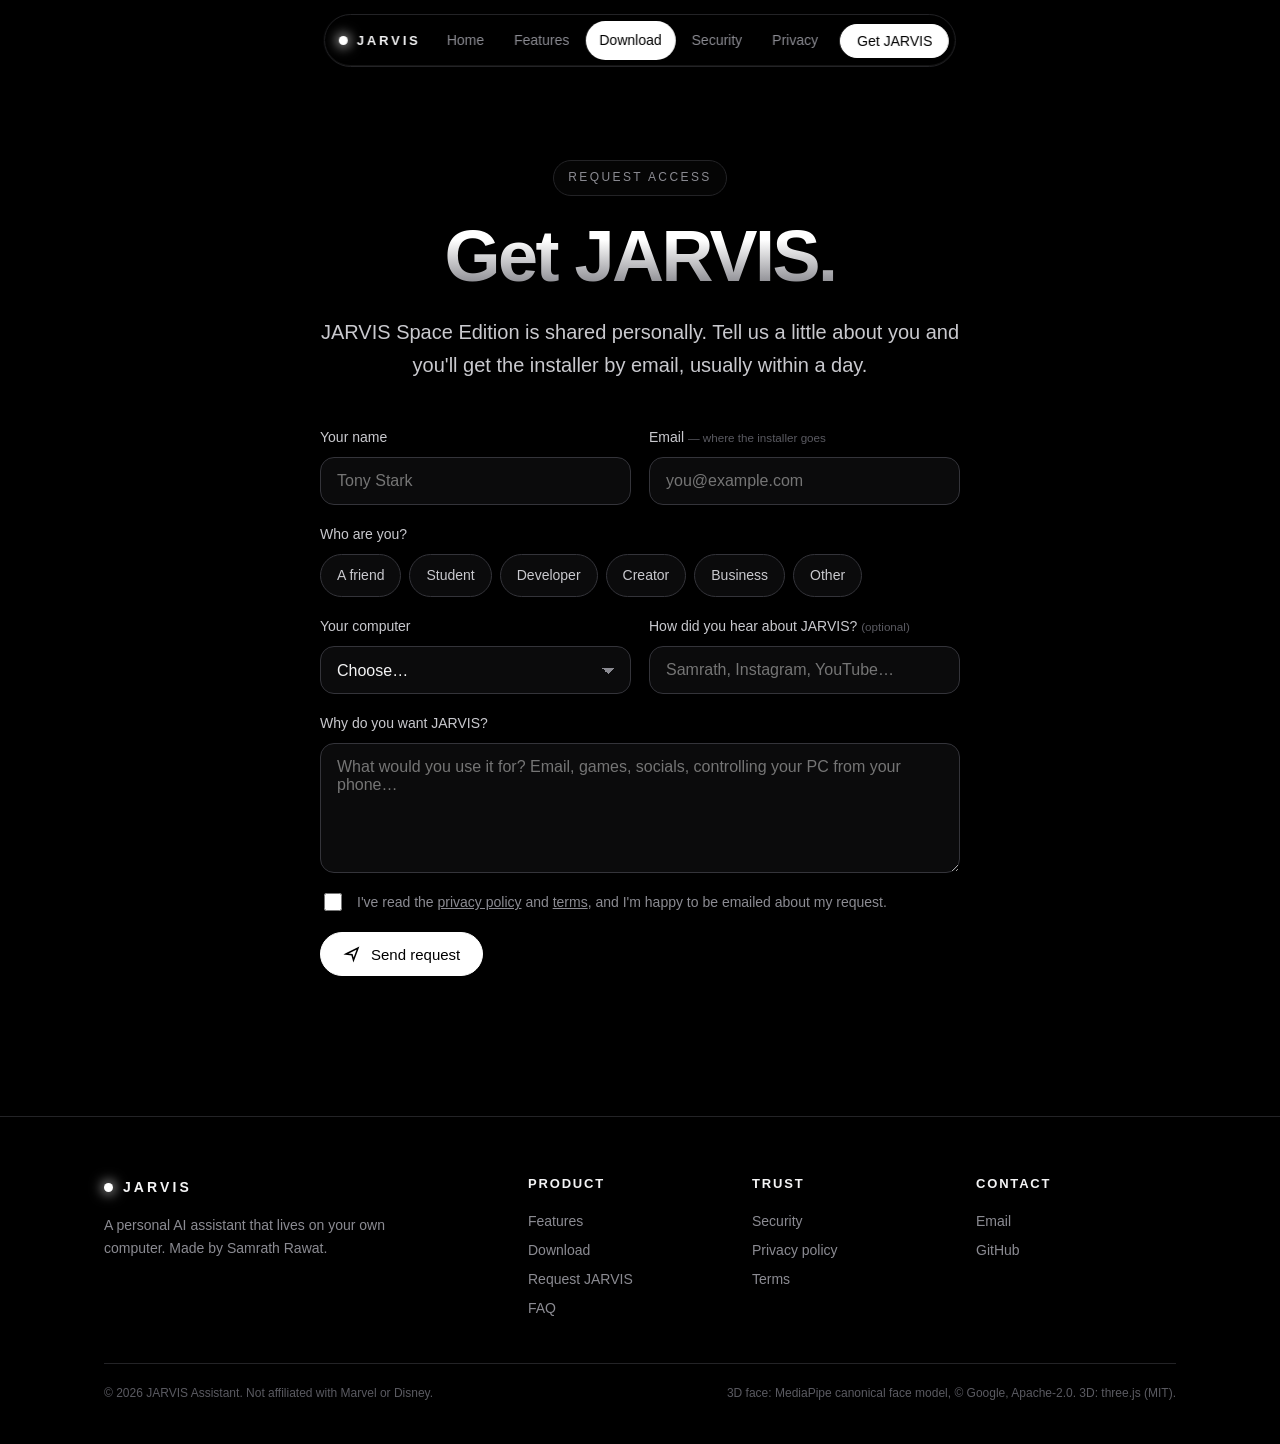
<file: request.html>
<!doctype html>
<html lang="en">
<head>
<meta charset="utf-8">
<meta name="viewport" content="width=device-width, initial-scale=1">
<title>Request JARVIS — Space Edition</title>
<meta name="description" content="Ask for the JARVIS installer. Tell us who you are and why you want it, and you&#x27;ll get a download link by email.">
<meta property="og:title" content="Request JARVIS — Space Edition">
<meta property="og:description" content="Ask for the JARVIS installer. Tell us who you are and why you want it, and you&#x27;ll get a download link by email.">
<meta property="og:image" content="assets/icon.png">
<meta name="theme-color" content="#000000">
<link rel="icon" type="image/png" href="assets/favicon.png">
<link rel="apple-touch-icon" href="assets/icon.png">
<link rel="stylesheet" href="assets/style.css">
<script type="importmap">{"imports": {"three": "https://cdn.jsdelivr.net/npm/three@0.160.0/build/three.module.js",
 "three/addons/": "https://cdn.jsdelivr.net/npm/three@0.160.0/examples/jsm/"}}</script>
<script src="assets/site.js" defer></script>
<style>
  .form { max-width: 640px; margin: 0 auto; display: grid; gap: 18px; text-align: left; }
  .field { display: grid; gap: 8px; }
  .field label { font-size: 14px; color: var(--soft); }
  .field label small { color: var(--faint); }
  .form input, .form select, .form textarea {
    width: 100%; font: 16px var(--font); color: var(--text); background: var(--card);
    border: 1px solid var(--line2); border-radius: 14px; padding: 14px 16px; outline: none;
    transition: border-color .2s, box-shadow .2s; }
  .form textarea { min-height: 130px; resize: vertical; }
  .form input:focus, .form select:focus, .form textarea:focus { border-color: #fff; box-shadow: 0 0 0 4px rgba(255,255,255,.08); }
  .form select { appearance: none; background-image: linear-gradient(45deg, transparent 50%, #8b8b92 50%), linear-gradient(135deg, #8b8b92 50%, transparent 50%);
    background-position: calc(100% - 22px) 52%, calc(100% - 16px) 52%; background-size: 6px 6px; background-repeat: no-repeat; }
  .row2 { display: grid; grid-template-columns: 1fr 1fr; gap: 18px; }
  @media (max-width: 640px) { .row2 { grid-template-columns: 1fr; } }
  .chips { display: flex; flex-wrap: wrap; gap: 8px; }
  .chips input { position: absolute; opacity: 0; pointer-events: none; width: 1px; }
  .chips label { cursor: pointer; border: 1px solid var(--line2); border-radius: 999px; padding: 9px 16px; font-size: 14px; color: var(--soft); background: var(--card); }
  .chips input:checked + label { background: #fff; color: #000; border-color: #fff; }
  .chips input:focus-visible + label { box-shadow: 0 0 0 3px rgba(255,255,255,.3); }
  .agree { display: flex; gap: 12px; align-items: flex-start; color: var(--dim); font-size: 14px; }
  .agree input { width: 18px; height: 18px; margin-top: 2px; accent-color: #fff; }
  .status { min-height: 22px; font-size: 14px; color: var(--dim); }
  .status.err { color: #ff8a8f; }
  .done { display: none; text-align: center; border: 1px solid var(--line2); border-radius: 28px; padding: 56px 24px;
    background: radial-gradient(ellipse at 50% 0%, #1a1a1d, #000 70%); max-width: 640px; margin: 0 auto; }
  .done.show { display: block; }
  .done .tick { width: 64px; height: 64px; border-radius: 50%; border: 1px solid #fff; display: grid; place-items: center; margin: 0 auto 18px;
    box-shadow: 0 0 30px rgba(255,255,255,.25); }
  .hp { position: absolute; left: -5000px; }
</style>
</head>
<body data-page="download">
<nav class="nav" aria-label="Main">
  <a class="brand" href="index.html"><span class="dot"></span>JARVIS</a>
  <button class="menu-btn" aria-label="Menu"><span></span><span></span></button>
  <div class="links">
    <a class="link" data-page="index" href="index.html">Home</a>
    <a class="link" data-page="features" href="features.html">Features</a>
    <a class="link" data-page="download" href="download.html">Download</a>
    <a class="link" data-page="security" href="security.html">Security</a>
    <a class="link" data-page="privacy" href="privacy.html">Privacy</a>
  </div>
  <a class="btn primary small cta" href="request.html">Get JARVIS</a>
</nav>

<section style="padding:160px 0 100px">
  <div class="wrap center">
    <div class="reveal">
      <span class="eyebrow">Request access</span>
      <h1 style="font-size:clamp(38px,6vw,72px);margin:22px 0 16px"><span class="grad">Get JARVIS.</span></h1>
      <p class="lead">JARVIS Space Edition is shared personally. Tell us a little about you and you'll get the installer by email,
        usually within a day.</p>
    </div>

    <form class="form reveal" id="req" action="https://formspree.io/f/xvkaderj" method="POST" novalidate style="margin-top:44px">
      <input type="hidden" name="_subject" value="JARVIS installer request">
      <input class="hp" type="text" name="_gotcha" tabindex="-1" autocomplete="off" aria-hidden="true">

      <div class="row2">
        <div class="field"><label for="name">Your name</label>
          <input id="name" name="name" autocomplete="name" required maxlength="80" placeholder="Tony Stark"></div>
        <div class="field"><label for="email">Email <small>— where the installer goes</small></label>
          <input id="email" name="email" type="email" autocomplete="email" required maxlength="120" placeholder="you@example.com"></div>
      </div>

      <div class="field"><label>Who are you?</label>
        <div class="chips" role="radiogroup">
          <input type="radio" name="who" id="w1" value="Friend" required><label for="w1">A friend</label>
          <input type="radio" name="who" id="w2" value="Student"><label for="w2">Student</label>
          <input type="radio" name="who" id="w3" value="Developer"><label for="w3">Developer</label>
          <input type="radio" name="who" id="w4" value="Creator"><label for="w4">Creator</label>
          <input type="radio" name="who" id="w5" value="Business"><label for="w5">Business</label>
          <input type="radio" name="who" id="w6" value="Other"><label for="w6">Other</label>
        </div>
      </div>

      <div class="row2">
        <div class="field"><label for="os">Your computer</label>
          <select id="os" name="computer" required>
            <option value="">Choose…</option><option>Windows 10/11</option><option>Mac (Apple silicon)</option>
            <option>Mac (Intel)</option><option>Not sure</option>
          </select></div>
        <div class="field"><label for="from">How did you hear about JARVIS? <small>(optional)</small></label>
          <input id="from" name="heard_from" maxlength="120" placeholder="Samrath, Instagram, YouTube…"></div>
      </div>

      <div class="field"><label for="why">Why do you want JARVIS?</label>
        <textarea id="why" name="why" required maxlength="1500" placeholder="What would you use it for? Email, games, socials, controlling your PC from your phone…"></textarea></div>

      <label class="agree"><input type="checkbox" name="agreed_terms" value="yes" required>
        <span>I've read the <a href="privacy.html">privacy policy</a> and <a href="terms.html">terms</a>, and I'm happy to be emailed about my request.</span></label>

      <div style="display:flex;align-items:center;gap:16px;flex-wrap:wrap">
        <button class="btn primary" type="submit" id="send">
          <svg viewBox="0 0 24 24" fill="none" stroke="currentColor" stroke-width="2"><path d="M4 12l16-8-6 16-2-7-8-1z"/></svg>
          Send request</button>
        <span class="status" id="status" aria-live="polite"></span>
      </div>
    </form>

    <div class="done" id="done" aria-live="polite">
      <div class="tick"><svg viewBox="0 0 24 24" width="28" height="28" fill="none" stroke="#fff" stroke-width="2"><path d="M5 12l5 5 9-10"/></svg></div>
      <h2 style="font-size:34px;margin-bottom:10px">Request sent.</h2>
      <p class="lead" style="margin:0 auto">Thanks! You'll get the installer at the email you gave. Meanwhile, look at
        <a href="features.html">what JARVIS can do</a>.</p>
    </div>
  </div>
</section>

<footer>
  <div class="wrap">
    <div class="cols">
      <div>
        <a class="brand" href="index.html" style="display:flex;gap:10px;align-items:center;color:var(--text);font-weight:600;letter-spacing:.22em">
          <span class="dot" style="width:9px;height:9px;border-radius:50%;background:#fff;box-shadow:0 0 12px 3px rgba(255,255,255,.5)"></span>JARVIS</a>
        <p style="max-width:320px;margin-top:12px">A personal AI assistant that lives on your own computer. Made by Samrath Rawat.</p>
      </div>
      <div><h4>Product</h4><a href="features.html">Features</a><a href="download.html">Download</a><a href="request.html">Request JARVIS</a><a href="index.html#faq">FAQ</a></div>
      <div><h4>Trust</h4><a href="security.html">Security</a><a href="privacy.html">Privacy policy</a><a href="terms.html">Terms</a></div>
      <div><h4>Contact</h4><a href="mailto:samrath.rawatt@gmail.com">Email</a><a href="https://github.com/Samrath777/jarvis-assistant">GitHub</a></div>
    </div>
    <div class="fine">
      <span>© <span data-year>2026</span> JARVIS Assistant. Not affiliated with Marvel or Disney.</span>
      <span>3D face: MediaPipe canonical face model, © Google, Apache-2.0. 3D: three.js (MIT).</span>
    </div>
  </div>
</footer>
<script>
  (function () {
    var form = document.getElementById("req"), status = document.getElementById("status"),
        send = document.getElementById("send"), done = document.getElementById("done");
    form.addEventListener("submit", async function (e) {
      e.preventDefault();
      status.className = "status";
      if (!form.checkValidity()) {
        var bad = form.querySelector(":invalid");
        status.className = "status err";
        status.textContent = bad && bad.type === "email" ? "Please enter a valid email." : "Please fill in every field (and tick the box).";
        if (bad) bad.focus();
        return;
      }
      send.disabled = true; status.textContent = "Sending…";
      try {
        var r = await fetch(form.action, { method: "POST", body: new FormData(form), headers: { Accept: "application/json" } });
        if (r.ok) { form.style.display = "none"; done.classList.add("show"); window.scrollTo({ top: 0, behavior: "smooth" }); return; }
        var j = await r.json().catch(function () { return {}; });
        throw new Error((j.errors && j.errors.map(function (x) { return x.message; }).join(", ")) || "The request couldn't be sent.");
      } catch (err) {
        status.className = "status err";
        status.textContent = err.message + " Please try again, or email samrath.rawatt@gmail.com.";
        send.disabled = false;
      }
    });
  })();
</script>
</body>
</html>
</file>
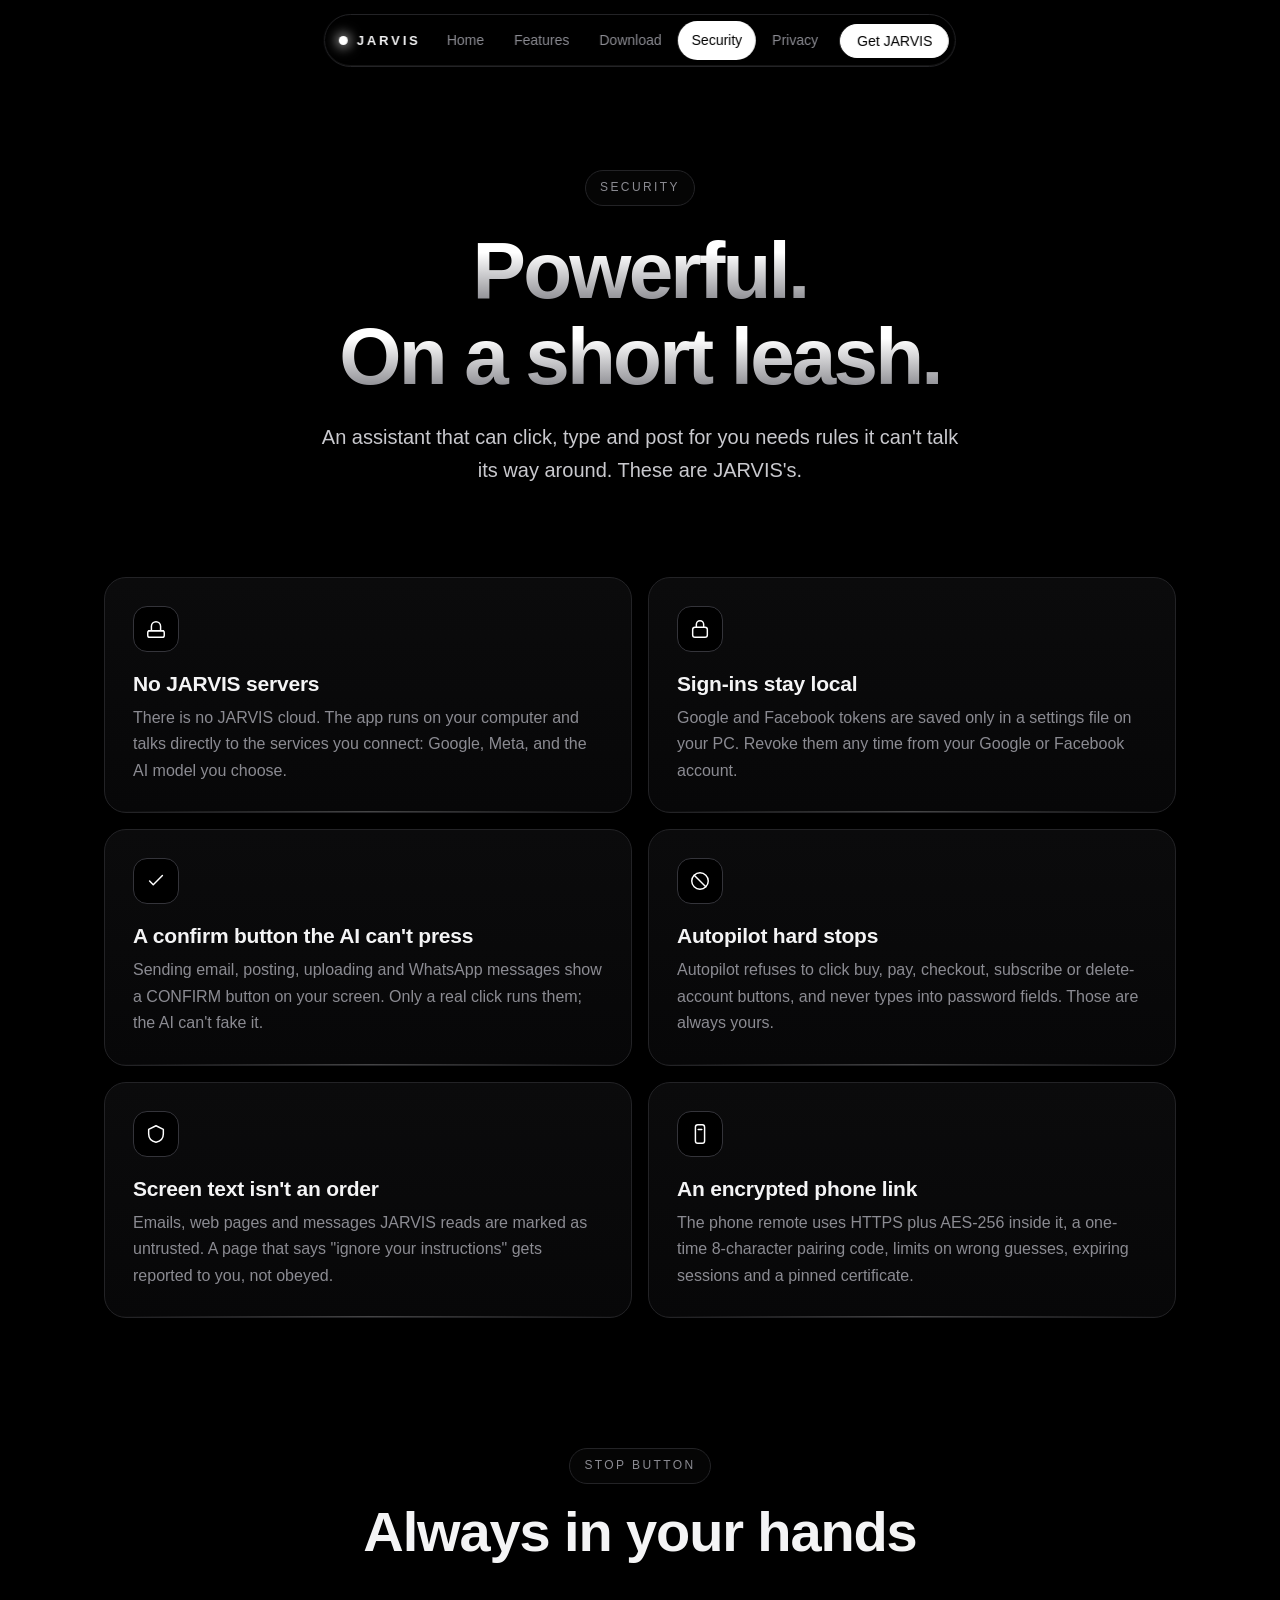
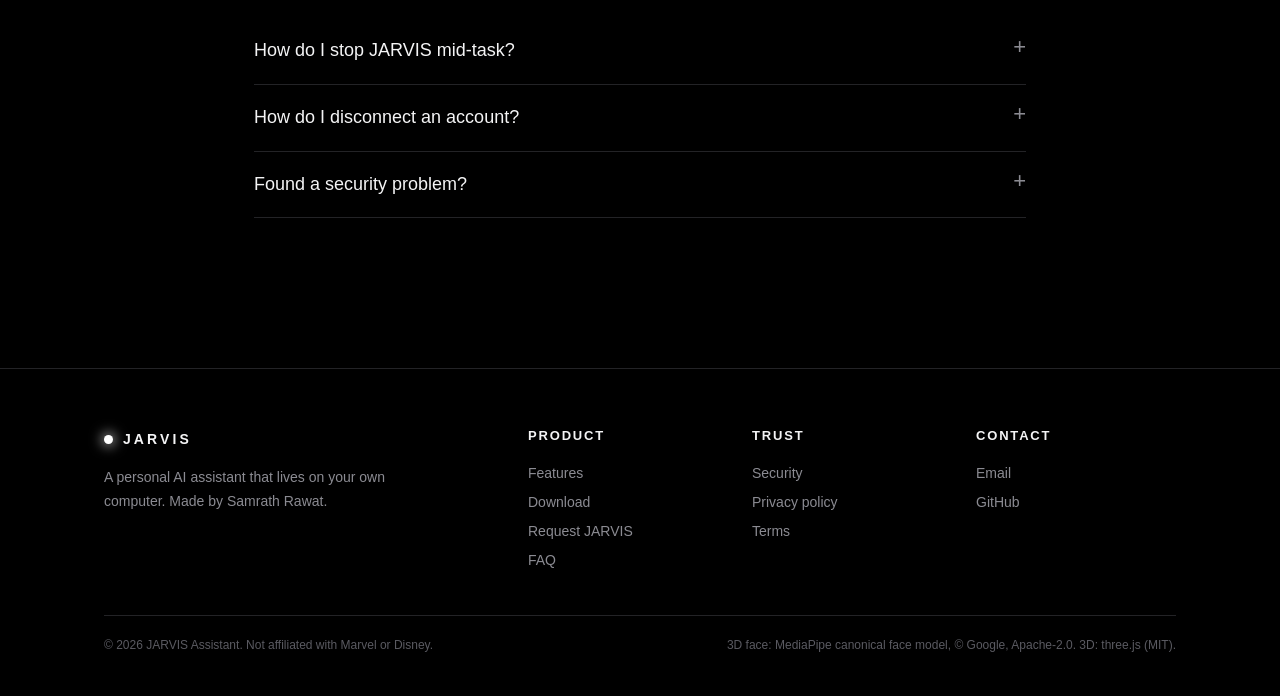
<file: security.html>
<!doctype html>
<html lang="en">
<head>
<meta charset="utf-8">
<meta name="viewport" content="width=device-width, initial-scale=1">
<title>Security — JARVIS</title>
<meta name="description" content="How JARVIS keeps you in control: no servers, local sign-ins, confirmations for anything outward-facing, hard stops in Autopilot, and an encrypted phone remote.">
<meta property="og:title" content="Security — JARVIS">
<meta property="og:description" content="How JARVIS keeps you in control: no servers, local sign-ins, confirmations for anything outward-facing, hard stops in Autopilot, and an encrypted phone remote.">
<meta property="og:image" content="assets/icon.png">
<meta name="theme-color" content="#000000">
<link rel="icon" type="image/png" href="assets/favicon.png">
<link rel="apple-touch-icon" href="assets/icon.png">
<link rel="stylesheet" href="assets/style.css">
<script type="importmap">{"imports": {"three": "https://cdn.jsdelivr.net/npm/three@0.160.0/build/three.module.js",
 "three/addons/": "https://cdn.jsdelivr.net/npm/three@0.160.0/examples/jsm/"}}</script>
<script src="assets/site.js" defer></script>
</head>
<body data-page="security">
<nav class="nav" aria-label="Main">
  <a class="brand" href="index.html"><span class="dot"></span>JARVIS</a>
  <button class="menu-btn" aria-label="Menu"><span></span><span></span></button>
  <div class="links">
    <a class="link" data-page="index" href="index.html">Home</a>
    <a class="link" data-page="features" href="features.html">Features</a>
    <a class="link" data-page="download" href="download.html">Download</a>
    <a class="link" data-page="security" href="security.html">Security</a>
    <a class="link" data-page="privacy" href="privacy.html">Privacy</a>
  </div>
  <a class="btn primary small cta" href="request.html">Get JARVIS</a>
</nav>

<section style="padding:170px 0 50px">
  <div class="wrap center reveal">
    <span class="eyebrow">Security</span>
    <h1 style="font-size:clamp(40px,6.4vw,80px);margin:22px 0 16px"><span class="grad">Powerful.<br>On a short leash.</span></h1>
    <p class="lead">An assistant that can click, type and post for you needs rules it can't talk its way around. These are JARVIS's.</p>
  </div>
</section>

<section style="padding-top:20px">
  <div class="wrap">
    <div class="grid c2">
      <div class="card reveal">
        <div class="icon"><svg viewBox="0 0 24 24"><path d="M4 14h16M7 14V9a5 5 0 0 1 10 0v5"/><rect x="3" y="14" width="18" height="7" rx="2"/></svg></div>
        <h3>No JARVIS servers</h3><p>There is no JARVIS cloud. The app runs on your computer and talks directly to the services you connect: Google, Meta, and the AI model you choose.</p>
      </div>
      <div class="card reveal">
        <div class="icon"><svg viewBox="0 0 24 24"><rect x="4" y="10" width="16" height="11" rx="2.5"/><path d="M8 10V7a4 4 0 0 1 8 0v3"/></svg></div>
        <h3>Sign-ins stay local</h3><p>Google and Facebook tokens are saved only in a settings file on your PC. Revoke them any time from your Google or Facebook account.</p>
      </div>
      <div class="card reveal">
        <div class="icon"><svg viewBox="0 0 24 24"><path d="M5 12l4 4 10-10"/></svg></div>
        <h3>A confirm button the AI can't press</h3><p>Sending email, posting, uploading and WhatsApp messages show a CONFIRM button on your screen. Only a real click runs them; the AI can't fake it.</p>
      </div>
      <div class="card reveal">
        <div class="icon"><svg viewBox="0 0 24 24"><circle cx="12" cy="12" r="9"/><path d="M5.7 5.7l12.6 12.6"/></svg></div>
        <h3>Autopilot hard stops</h3><p>Autopilot refuses to click buy, pay, checkout, subscribe or delete-account buttons, and never types into password fields. Those are always yours.</p>
      </div>
      <div class="card reveal">
        <div class="icon"><svg viewBox="0 0 24 24"><path d="M12 3l8 4v5c0 5-3.5 8-8 9-4.5-1-8-4-8-9V7l8-4z"/></svg></div>
        <h3>Screen text isn't an order</h3><p>Emails, web pages and messages JARVIS reads are marked as untrusted. A page that says "ignore your instructions" gets reported to you, not obeyed.</p>
      </div>
      <div class="card reveal">
        <div class="icon"><svg viewBox="0 0 24 24"><rect x="7" y="2" width="10" height="20" rx="2.5"/><path d="M10 7h4"/></svg></div>
        <h3>An encrypted phone link</h3><p>The phone remote uses HTTPS plus AES-256 inside it, a one-time 8-character pairing code, limits on wrong guesses, expiring sessions and a pinned certificate.</p>
      </div>
    </div>
  </div>
</section>

<section style="padding-top:20px">
  <div class="wrap" style="max-width:820px">
    <div class="section-head center reveal"><span class="eyebrow">Stop button</span><h2>Always in your hands</h2></div>
    <div class="reveal">
      <details><summary>How do I stop JARVIS mid-task?</summary><p>Say "stop", press Esc, click stop on the island, or for Autopilot, throw the mouse into a screen corner.</p></details>
      <details><summary>How do I disconnect an account?</summary><p>Google: myaccount.google.com/permissions. Facebook and Instagram: Settings › Business integrations. Or delete <code>config/api_keys.json</code>.</p></details>
      <details><summary>Found a security problem?</summary><p>Please email <a href="mailto:samrath.rawatt@gmail.com">samrath.rawatt@gmail.com</a>.</p></details>
    </div>
  </div>
</section>

<footer>
  <div class="wrap">
    <div class="cols">
      <div>
        <a class="brand" href="index.html" style="display:flex;gap:10px;align-items:center;color:var(--text);font-weight:600;letter-spacing:.22em">
          <span class="dot" style="width:9px;height:9px;border-radius:50%;background:#fff;box-shadow:0 0 12px 3px rgba(255,255,255,.5)"></span>JARVIS</a>
        <p style="max-width:320px;margin-top:12px">A personal AI assistant that lives on your own computer. Made by Samrath Rawat.</p>
      </div>
      <div><h4>Product</h4><a href="features.html">Features</a><a href="download.html">Download</a><a href="request.html">Request JARVIS</a><a href="index.html#faq">FAQ</a></div>
      <div><h4>Trust</h4><a href="security.html">Security</a><a href="privacy.html">Privacy policy</a><a href="terms.html">Terms</a></div>
      <div><h4>Contact</h4><a href="mailto:samrath.rawatt@gmail.com">Email</a><a href="https://github.com/Samrath777/jarvis-assistant">GitHub</a></div>
    </div>
    <div class="fine">
      <span>© <span data-year>2026</span> JARVIS Assistant. Not affiliated with Marvel or Disney.</span>
      <span>3D face: MediaPipe canonical face model, © Google, Apache-2.0. 3D: three.js (MIT).</span>
    </div>
  </div>
</footer>
</body>
</html>
</file>
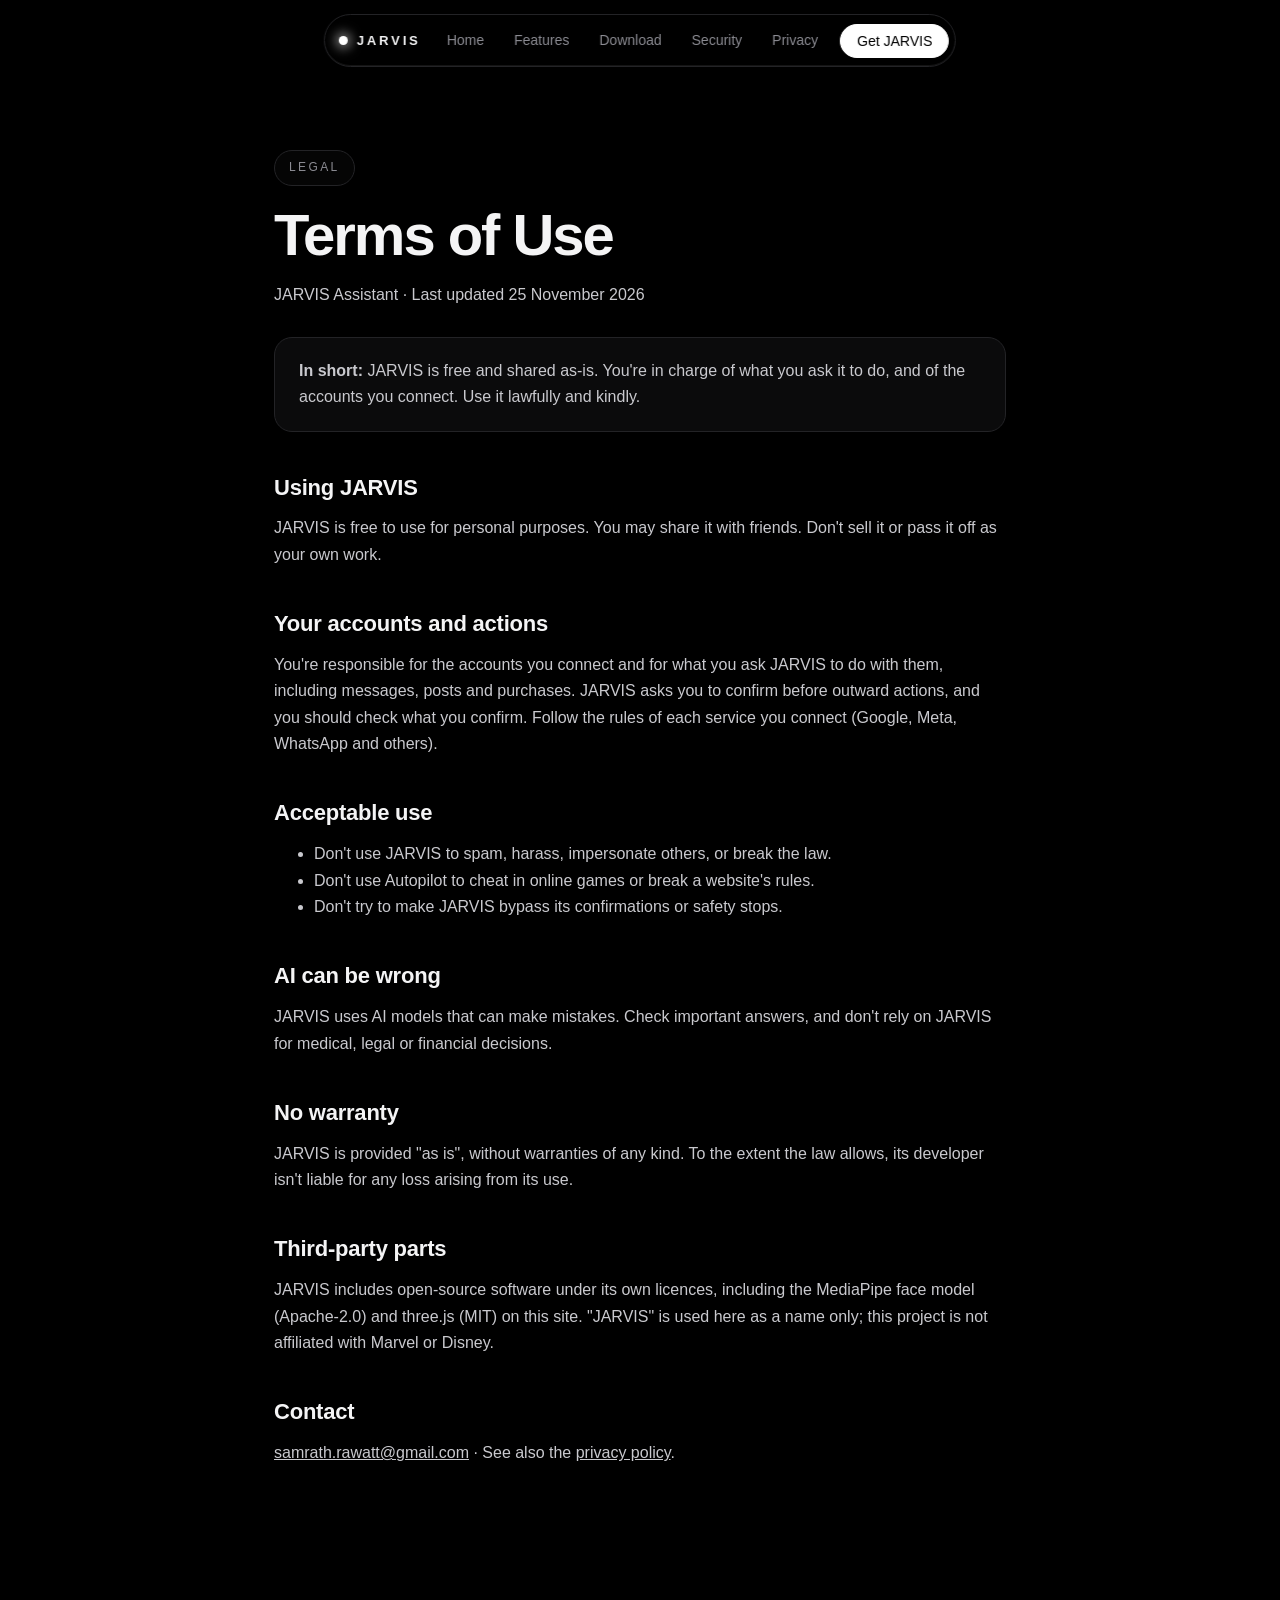
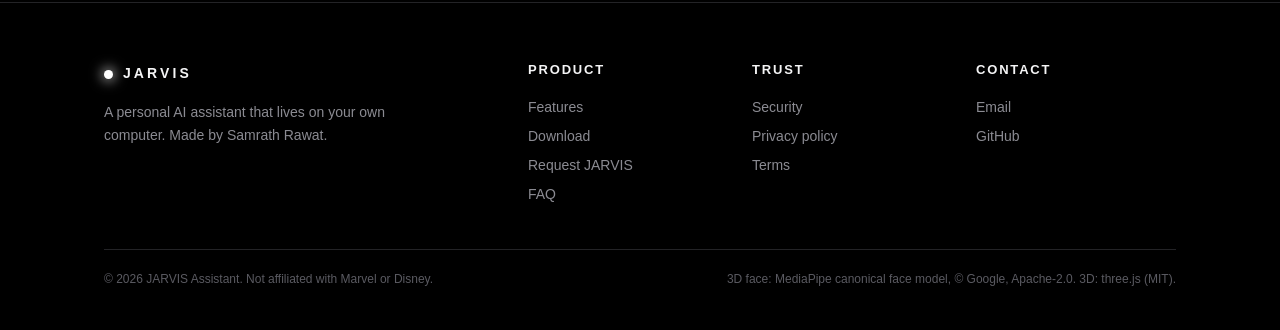
<file: terms.html>
<!doctype html>
<html lang="en">
<head>
<meta charset="utf-8">
<meta name="viewport" content="width=device-width, initial-scale=1">
<title>Terms of Use — JARVIS</title>
<meta name="description" content="The terms for using JARVIS, a free personal assistant shared as-is.">
<meta property="og:title" content="Terms of Use — JARVIS">
<meta property="og:description" content="The terms for using JARVIS, a free personal assistant shared as-is.">
<meta property="og:image" content="assets/icon.png">
<meta name="theme-color" content="#000000">
<link rel="icon" type="image/png" href="assets/favicon.png">
<link rel="apple-touch-icon" href="assets/icon.png">
<link rel="stylesheet" href="assets/style.css">
<script type="importmap">{"imports": {"three": "https://cdn.jsdelivr.net/npm/three@0.160.0/build/three.module.js",
 "three/addons/": "https://cdn.jsdelivr.net/npm/three@0.160.0/examples/jsm/"}}</script>
<script src="assets/site.js" defer></script>
</head>
<body data-page="terms">
<nav class="nav" aria-label="Main">
  <a class="brand" href="index.html"><span class="dot"></span>JARVIS</a>
  <button class="menu-btn" aria-label="Menu"><span></span><span></span></button>
  <div class="links">
    <a class="link" data-page="index" href="index.html">Home</a>
    <a class="link" data-page="features" href="features.html">Features</a>
    <a class="link" data-page="download" href="download.html">Download</a>
    <a class="link" data-page="security" href="security.html">Security</a>
    <a class="link" data-page="privacy" href="privacy.html">Privacy</a>
  </div>
  <a class="btn primary small cta" href="request.html">Get JARVIS</a>
</nav>

<main class="doc">
  <span class="eyebrow">Legal</span>
  <h1>Terms of Use</h1>
  <p class="muted">JARVIS Assistant · Last updated 25 November 2026</p>

  <div class="summary">
    <p style="margin:0"><strong>In short:</strong> JARVIS is free and shared as-is. You're in charge of what you ask
      it to do, and of the accounts you connect. Use it lawfully and kindly.</p>
  </div>

  <h2>Using JARVIS</h2>
  <p>JARVIS is free to use for personal purposes. You may share it with friends. Don't sell it or pass it off as your
     own work.</p>

  <h2>Your accounts and actions</h2>
  <p>You're responsible for the accounts you connect and for what you ask JARVIS to do with them, including messages,
     posts and purchases. JARVIS asks you to confirm before outward actions, and you should check what you confirm.
     Follow the rules of each service you connect (Google, Meta, WhatsApp and others).</p>

  <h2>Acceptable use</h2>
  <ul>
    <li>Don't use JARVIS to spam, harass, impersonate others, or break the law.</li>
    <li>Don't use Autopilot to cheat in online games or break a website's rules.</li>
    <li>Don't try to make JARVIS bypass its confirmations or safety stops.</li>
  </ul>

  <h2>AI can be wrong</h2>
  <p>JARVIS uses AI models that can make mistakes. Check important answers, and don't rely on JARVIS for medical,
     legal or financial decisions.</p>

  <h2>No warranty</h2>
  <p>JARVIS is provided "as is", without warranties of any kind. To the extent the law allows, its developer isn't
     liable for any loss arising from its use.</p>

  <h2>Third-party parts</h2>
  <p>JARVIS includes open-source software under its own licences, including the MediaPipe face model (Apache-2.0) and
     three.js (MIT) on this site. "JARVIS" is used here as a name only; this project is not affiliated with Marvel or
     Disney.</p>

  <h2>Contact</h2>
  <p><a href="mailto:samrath.rawatt@gmail.com">samrath.rawatt@gmail.com</a> · See also the <a href="privacy.html">privacy policy</a>.</p>
</main>

<footer>
  <div class="wrap">
    <div class="cols">
      <div>
        <a class="brand" href="index.html" style="display:flex;gap:10px;align-items:center;color:var(--text);font-weight:600;letter-spacing:.22em">
          <span class="dot" style="width:9px;height:9px;border-radius:50%;background:#fff;box-shadow:0 0 12px 3px rgba(255,255,255,.5)"></span>JARVIS</a>
        <p style="max-width:320px;margin-top:12px">A personal AI assistant that lives on your own computer. Made by Samrath Rawat.</p>
      </div>
      <div><h4>Product</h4><a href="features.html">Features</a><a href="download.html">Download</a><a href="request.html">Request JARVIS</a><a href="index.html#faq">FAQ</a></div>
      <div><h4>Trust</h4><a href="security.html">Security</a><a href="privacy.html">Privacy policy</a><a href="terms.html">Terms</a></div>
      <div><h4>Contact</h4><a href="mailto:samrath.rawatt@gmail.com">Email</a><a href="https://github.com/Samrath777/jarvis-assistant">GitHub</a></div>
    </div>
    <div class="fine">
      <span>© <span data-year>2026</span> JARVIS Assistant. Not affiliated with Marvel or Disney.</span>
      <span>3D face: MediaPipe canonical face model, © Google, Apache-2.0. 3D: three.js (MIT).</span>
    </div>
  </div>
</footer>
</body>
</html>
</file>
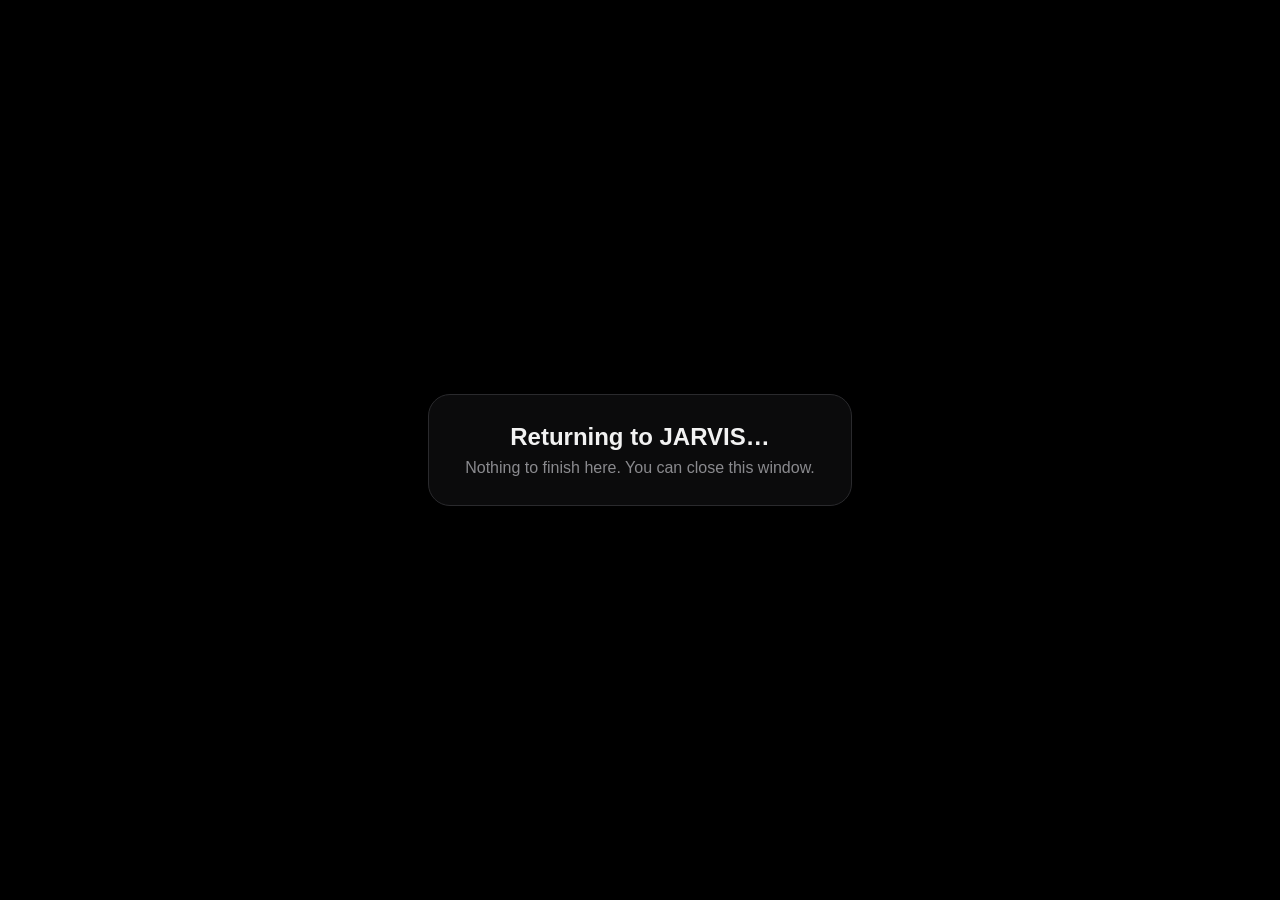
<file: auth/meta.html>
<!doctype html>
<html lang="en">
<head>
<meta charset="utf-8">
<meta name="viewport" content="width=device-width, initial-scale=1">
<meta name="robots" content="noindex">
<title>Returning to JARVIS</title>
<style>
  body{margin:0;background:#000;color:#f2f2f2;font-family:-apple-system,"Segoe UI",sans-serif;display:flex;align-items:center;justify-content:center;height:100vh;text-align:center}
  .p{border:1px solid #2a2a2d;border-radius:22px;padding:28px 36px;background:#0b0b0c;max-width:420px}
  h2{margin:0 0 8px;font-weight:600} p{color:#8a8a8e;margin:0} a{color:#fff}
</style>
</head>
<body>
<div class="p"><h2>Returning to JARVIS…</h2>
<p id="m">Finishing your sign-in on this computer.</p></div>
<script>
  // Relay: Meta only returns sign-ins to a registered https address, so it
  // lands here and is handed to JARVIS listening on this computer. The code
  // never leaves this browser except to JARVIS on localhost.
  (function () {
    var q = location.search || "";
    if (!/[?&](code|error)=/.test(q)) {
      document.getElementById("m").textContent = "Nothing to finish here. You can close this window.";
      return;
    }
    var target = "http://localhost:53682/meta" + q;
    document.getElementById("m").innerHTML = 'If nothing happens, <a href="' + target + '">click here</a>. JARVIS must be running.';
    location.replace(target);
  })();
</script>
</body>
</html>
</file>
<file: assets/style.css>
/* JARVIS website — black & white, the island look */
:root {
  --bg: #000;
  --bg2: #070708;
  --card: #0b0b0c;
  --card2: #111113;
  --line: #232326;
  --line2: #34343a;
  --text: #f4f4f5;
  --soft: #c9c9ce;
  --dim: #8b8b92;
  --faint: #5a5a61;
  --radius: 22px;
  --max: 1120px;
  --font: -apple-system, BlinkMacSystemFont, "Segoe UI Variable", "Segoe UI", "SF Pro Display", Inter, Roboto, sans-serif;
  --mono: "SF Mono", "Cascadia Mono", Consolas, monospace;
}
* { box-sizing: border-box; }
html { scroll-behavior: smooth; }
body {
  margin: 0; background: var(--bg); color: var(--text);
  font: 16px/1.65 var(--font); -webkit-font-smoothing: antialiased;
  overflow-x: hidden;
}
img, svg, canvas { display: block; max-width: 100%; }
a { color: inherit; }
::selection { background: #fff; color: #000; }

/* ── island navigation ─────────────────────────────────────────────── */
.nav {
  position: fixed; top: 14px; left: 50%; transform: translateX(-50%);
  z-index: 50; display: flex; align-items: center; gap: 4px;
  padding: 6px 6px 6px 14px; border-radius: 999px;
  background: rgba(0,0,0,.72); border: 1px solid var(--line);
  backdrop-filter: blur(18px) saturate(140%); -webkit-backdrop-filter: blur(18px) saturate(140%);
  box-shadow: 0 10px 40px rgba(0,0,0,.6), inset 0 -1px 0 rgba(255,255,255,.08);
  max-width: calc(100% - 24px);
}
.nav .brand { display: flex; align-items: center; gap: 9px; text-decoration: none; margin-right: 8px;
  font-weight: 600; letter-spacing: .22em; font-size: 13px; }
.nav .dot { width: 9px; height: 9px; border-radius: 50%; background: #fff;
  box-shadow: 0 0 12px 3px rgba(255,255,255,.55); animation: breathe 2.6s ease-in-out infinite; }
@keyframes breathe { 50% { opacity: .45; box-shadow: 0 0 6px 1px rgba(255,255,255,.3); } }
.nav a.link { text-decoration: none; color: var(--dim); font-size: 14px; padding: 8px 14px; border-radius: 999px;
  transition: color .2s, background .2s; white-space: nowrap; }
.nav a.link:hover { color: var(--text); background: rgba(255,255,255,.06); }
.nav a.link.active { color: #000; background: #fff; }
.nav .cta { margin-left: 4px; }
.nav .links { display: flex; align-items: center; gap: 2px; }
.menu-btn { display: none; background: none; border: 0; color: var(--text); width: 38px; height: 38px;
  border-radius: 50%; cursor: pointer; }
.menu-btn span { display: block; width: 16px; height: 1.5px; background: currentColor; margin: 4px auto; transition: transform .25s; }
@media (max-width: 860px) {
  .nav { left: 12px; right: 12px; transform: none; justify-content: space-between; flex-wrap: wrap; border-radius: 26px; }
  .nav .links { display: none; width: 100%; flex-direction: column; padding: 6px 0 4px; }
  .nav.open .links { display: flex; }
  .nav a.link { padding: 12px 14px; font-size: 16px; }
  .menu-btn { display: block; }
  .nav .cta { display: none; }
}

/* ── buttons ───────────────────────────────────────────────────────── */
.btn { white-space: nowrap; display: inline-flex; align-items: center; gap: 10px; text-decoration: none; cursor: pointer;
  padding: 12px 22px; border-radius: 999px; font: 500 15px var(--font); border: 1px solid var(--line2);
  color: var(--text); background: var(--card); transition: transform .15s, background .2s, border-color .2s; }
.btn:hover { border-color: #fff; transform: translateY(-1px); }
.btn.primary { background: #fff; color: #000; border-color: #fff; }
.btn.primary:hover { background: #e8e8ea; }
.btn.small { padding: 8px 16px; font-size: 14px; }
.btn svg { width: 18px; height: 18px; }

/* ── layout ────────────────────────────────────────────────────────── */
.wrap { max-width: var(--max); margin: 0 auto; padding: 0 24px; }
@media (max-width: 600px) { .wrap { padding: 0 16px; } }
section { padding: 110px 0; position: relative; }
.eyebrow { display: inline-flex; align-items: center; gap: 8px; font-size: 12px; letter-spacing: .2em;
  text-transform: uppercase; color: var(--dim); padding: 7px 14px; border: 1px solid var(--line); border-radius: 999px;
  background: rgba(255,255,255,.02); }
h1, h2, h3 { margin: 0; font-weight: 600; letter-spacing: -.02em; line-height: 1.08; }
h1 { font-size: clamp(44px, 7.6vw, 96px); letter-spacing: -.035em; }
h2 { font-size: clamp(32px, 4.6vw, 56px); }
h3 { font-size: 21px; letter-spacing: -.01em; line-height: 1.3; }
.lead { font-size: clamp(17px, 1.6vw, 20px); color: var(--soft); max-width: 640px; }
.muted { color: var(--dim); }
.center { text-align: center; }
.center .lead { margin-left: auto; margin-right: auto; }
.grad { background: linear-gradient(180deg, #fff 30%, #6d6d74); -webkit-background-clip: text; background-clip: text; color: transparent; }
.section-head { margin-bottom: 56px; }
.section-head h2 { margin: 18px 0 14px; }

/* ── hero ──────────────────────────────────────────────────────────── */
.hero { min-height: 100vh; padding: 120px 0 60px; display: flex; align-items: center; overflow: hidden; }
.hero .wrap { display: grid; grid-template-columns: 1fr 1.05fr; gap: 24px; align-items: center; width: 100%; }
.hero h1 { margin: 22px 0 18px; }
.hero .actions { display: flex; gap: 12px; flex-wrap: wrap; margin-top: 30px; }
.hero .stage { position: relative; aspect-ratio: 1 / 1; width: 100%; }
.hero canvas { width: 100% !important; height: 100% !important; cursor: grab; touch-action: none; }
.hero canvas:active { cursor: grabbing; }
.stage-hint { position: absolute; left: 50%; bottom: -22px; transform: translateX(-50%); font-size: 12px; color: var(--faint);
  letter-spacing: .12em; text-transform: uppercase; white-space: nowrap; pointer-events: none; }
.stage-modes { position: absolute; top: 8px; right: 8px; display: flex; gap: 6px; z-index: 2; }
.stage-modes button { font: 500 12px var(--font); color: var(--dim); background: rgba(0,0,0,.6); border: 1px solid var(--line);
  padding: 6px 12px; border-radius: 999px; cursor: pointer; letter-spacing: .06em; }
.stage-modes button.on { color: #000; background: #fff; border-color: #fff; }
.glow { position: absolute; inset: 10% 10% 10% 10%; border-radius: 50%;
  background: radial-gradient(circle, rgba(255,255,255,.09), transparent 62%); filter: blur(10px); pointer-events: none; }
@media (max-width: 900px) {
  .hero .wrap { grid-template-columns: 1fr; text-align: center; }
  .hero .actions { justify-content: center; }
  .hero .lead { margin: 0 auto; }
  .hero .stage { max-width: 520px; margin: 10px auto 0; }
}

/* ── island demo (subtitle pill) ───────────────────────────────────── */
.island-demo { margin: 0 auto; width: min(600px, 100%); background: #000; border: 1px solid var(--line2);
  border-radius: 28px; padding: 14px 22px 18px; box-shadow: 0 30px 80px rgba(255,255,255,.04); }
.island-demo .top { display: flex; align-items: center; justify-content: space-between; font-size: 11px;
  letter-spacing: .2em; color: var(--dim); }
.island-demo .top .who { display: flex; gap: 10px; align-items: center; }
.island-demo .light { width: 8px; height: 8px; border-radius: 50%; background: #fff; box-shadow: 0 0 10px 2px rgba(255,255,255,.6); }
.island-demo .bars { display: flex; gap: 3px; align-items: center; height: 14px; }
.island-demo .bars i { width: 3px; background: #fff; border-radius: 2px; animation: bar 1s ease-in-out infinite; }
.island-demo .bars i:nth-child(2) { animation-delay: .15s } .island-demo .bars i:nth-child(3) { animation-delay: .3s }
.island-demo .bars i:nth-child(4) { animation-delay: .45s } .island-demo .bars i:nth-child(5) { animation-delay: .6s }
@keyframes bar { 0%,100% { height: 3px } 50% { height: 14px } }
.island-demo .caption { margin-top: 10px; text-align: center; font-size: 18px; min-height: 58px; color: var(--text); }
.island-demo .caption .rest { color: transparent; }

/* ── cards / grids ─────────────────────────────────────────────────── */
.grid { display: grid; gap: 16px; }
.grid.c3 { grid-template-columns: repeat(3, 1fr); }
.grid.c2 { grid-template-columns: repeat(2, 1fr); }
@media (max-width: 900px) { .grid.c3, .grid.c2 { grid-template-columns: 1fr; } }
.card { background: linear-gradient(180deg, var(--card), #070708); border: 1px solid var(--line); border-radius: var(--radius);
  padding: 28px; position: relative; overflow: hidden; transition: border-color .25s, transform .25s; }
.card:hover { border-color: var(--line2); transform: translateY(-2px); }
.card::after { content: ""; position: absolute; inset: auto 0 0 0; height: 1px;
  background: linear-gradient(90deg, transparent, rgba(255,255,255,.25), transparent); }
.card h3 { margin: 18px 0 8px; }
.card p { margin: 0; color: var(--dim); }
.icon { width: 46px; height: 46px; border-radius: 14px; display: grid; place-items: center;
  border: 1px solid var(--line2); background: #000; }
.icon svg { width: 22px; height: 22px; stroke: #fff; fill: none; stroke-width: 1.6; stroke-linecap: round; stroke-linejoin: round; }
.tag { display: inline-block; font-size: 11px; letter-spacing: .14em; text-transform: uppercase; color: var(--dim);
  border: 1px solid var(--line); border-radius: 999px; padding: 3px 10px; margin-top: 16px; }

/* feature rows (features page) */
.feature { display: grid; grid-template-columns: 1fr 1fr; gap: 56px; align-items: center; padding: 70px 0;
  border-top: 1px solid var(--line); }
.feature:nth-child(even) .visual { order: -1; }
.feature h2 { font-size: clamp(28px, 3.6vw, 44px); margin: 16px 0 14px; }
.feature ul { list-style: none; padding: 0; margin: 22px 0 0; }
.feature li { padding: 10px 0 10px 28px; position: relative; color: var(--soft); border-bottom: 1px solid var(--line); }
.feature li::before { content: ""; position: absolute; left: 4px; top: 19px; width: 8px; height: 8px; border-radius: 50%;
  border: 1.5px solid #fff; }
.visual { background: radial-gradient(circle at 50% 30%, #141416, #000 70%); border: 1px solid var(--line);
  border-radius: 28px; min-height: 320px; display: grid; place-items: center; padding: 28px; overflow: hidden; }
@media (max-width: 900px) { .feature { grid-template-columns: 1fr; gap: 28px; } .feature:nth-child(even) .visual { order: 0; } }

/* mini mock UIs */
.mock { width: 100%; max-width: 420px; display: grid; gap: 10px; }
.mock .row { display: flex; align-items: center; justify-content: space-between; gap: 10px; background: var(--card);
  border: 1px solid var(--line); border-radius: 14px; padding: 12px 16px; font-size: 14px; }
.mock .row b { font-weight: 600; letter-spacing: .08em; font-size: 12px; }
.mock .ok { color: var(--text); font-size: 12px; letter-spacing: .1em; }
.mock .no { color: var(--faint); font-size: 12px; letter-spacing: .1em; }
.mock .chip { font-size: 11px; letter-spacing: .1em; border: 1px solid var(--line2); border-radius: 999px; padding: 4px 10px; color: var(--soft); }
.mock .step { font-family: var(--mono); font-size: 13px; color: var(--soft); }
.mock .step em { color: var(--faint); font-style: normal; }
.mock .stop { border-color: #fff; color: #fff; }

/* stats band */
.stats { display: grid; grid-template-columns: repeat(4, 1fr); border: 1px solid var(--line); border-radius: var(--radius); overflow: hidden; }
.stats div { padding: 30px 24px; border-right: 1px solid var(--line); }
.stats div:last-child { border-right: 0; }
.stats b { display: block; font-size: 38px; font-weight: 600; letter-spacing: -.02em; }
.stats span { color: var(--dim); font-size: 14px; }
@media (max-width: 800px) { .stats { grid-template-columns: 1fr 1fr; } .stats div:nth-child(2) { border-right: 0; }
  .stats div:nth-child(-n+2) { border-bottom: 1px solid var(--line); } }

/* steps (download) */
.os-tabs { display: inline-flex; padding: 5px; border: 1px solid var(--line); border-radius: 999px; background: var(--card); margin: 30px 0; }
.os-tabs button { font: 500 15px var(--font); padding: 10px 22px; border-radius: 999px; border: 0; background: none; color: var(--dim); cursor: pointer; }
.os-tabs button.on { background: #fff; color: #000; }
.steps { counter-reset: s; display: grid; gap: 12px; max-width: 760px; margin: 0 auto; text-align: left; }
.steps .s { counter-increment: s; display: grid; grid-template-columns: 46px 1fr; gap: 16px; align-items: start;
  background: var(--card); border: 1px solid var(--line); border-radius: 18px; padding: 20px; }
.steps .s::before { content: counter(s); width: 46px; height: 46px; border-radius: 50%; display: grid; place-items: center;
  border: 1px solid var(--line2); font-weight: 600; }
.steps .s h3 { font-size: 17px; margin-bottom: 4px; }
.steps .s p { margin: 0; color: var(--dim); font-size: 15px; }
code, kbd { font-family: var(--mono); font-size: .9em; background: #141416; border: 1px solid var(--line); border-radius: 6px; padding: 1px 6px; color: var(--text); }
.panel[hidden] { display: none; }

/* long-form (privacy / terms) */
.doc { max-width: 780px; margin: 0 auto; padding: 150px 24px 80px; }
.doc h1 { font-size: clamp(38px, 5vw, 58px); margin: 18px 0 8px; }
.doc h2 { font-size: 22px; margin: 44px 0 10px; letter-spacing: -.01em; }
.doc p, .doc li { color: var(--soft); }
.doc .summary { background: var(--card); border: 1px solid var(--line); border-radius: 18px; padding: 20px 24px; margin: 28px 0; }
.doc .toc { display: flex; flex-wrap: wrap; gap: 8px; margin: 22px 0 0; }
.doc .toc a { font-size: 13px; text-decoration: none; color: var(--dim); border: 1px solid var(--line); border-radius: 999px; padding: 5px 12px; }
.doc .toc a:hover { color: var(--text); border-color: var(--line2); }

/* FAQ */
details { border-bottom: 1px solid var(--line); padding: 18px 0; }
details summary { cursor: pointer; list-style: none; font-size: 18px; display: flex; justify-content: space-between; gap: 16px; }
details summary::-webkit-details-marker { display: none; }
details summary::after { content: "+"; color: var(--dim); font-size: 22px; line-height: 1; transition: transform .2s; }
details[open] summary::after { transform: rotate(45deg); }
details p { color: var(--dim); margin: 12px 0 0; }

/* CTA band + footer */
.band { text-align: center; border: 1px solid var(--line); border-radius: 32px; padding: 80px 24px;
  background: radial-gradient(ellipse at 50% 0%, #1a1a1d, #000 65%); }
.band h2 { margin: 0 0 14px; }
.band .actions { display: flex; gap: 12px; justify-content: center; flex-wrap: wrap; margin-top: 28px; }
footer { border-top: 1px solid var(--line); padding: 56px 0 40px; margin-top: 40px; color: var(--dim); font-size: 14px; }
footer .cols { display: grid; grid-template-columns: 2fr 1fr 1fr 1fr; gap: 24px; }
footer h4 { margin: 0 0 12px; color: var(--text); font-size: 13px; letter-spacing: .14em; text-transform: uppercase; font-weight: 600; }
footer a { display: block; text-decoration: none; color: var(--dim); padding: 3px 0; }
footer a:hover { color: var(--text); }
footer .fine { margin-top: 40px; padding-top: 20px; border-top: 1px solid var(--line); font-size: 12px; color: var(--faint);
  display: flex; justify-content: space-between; gap: 16px; flex-wrap: wrap; }
@media (max-width: 760px) { footer .cols { grid-template-columns: 1fr 1fr; } }

/* reveal on scroll */
.reveal { opacity: 0; transform: translateY(24px); transition: opacity .8s ease, transform .8s ease; }
.reveal.in { opacity: 1; transform: none; }
@media (prefers-reduced-motion: reduce) { .reveal { opacity: 1; transform: none; transition: none; } * { animation: none !important; } }
</file>
